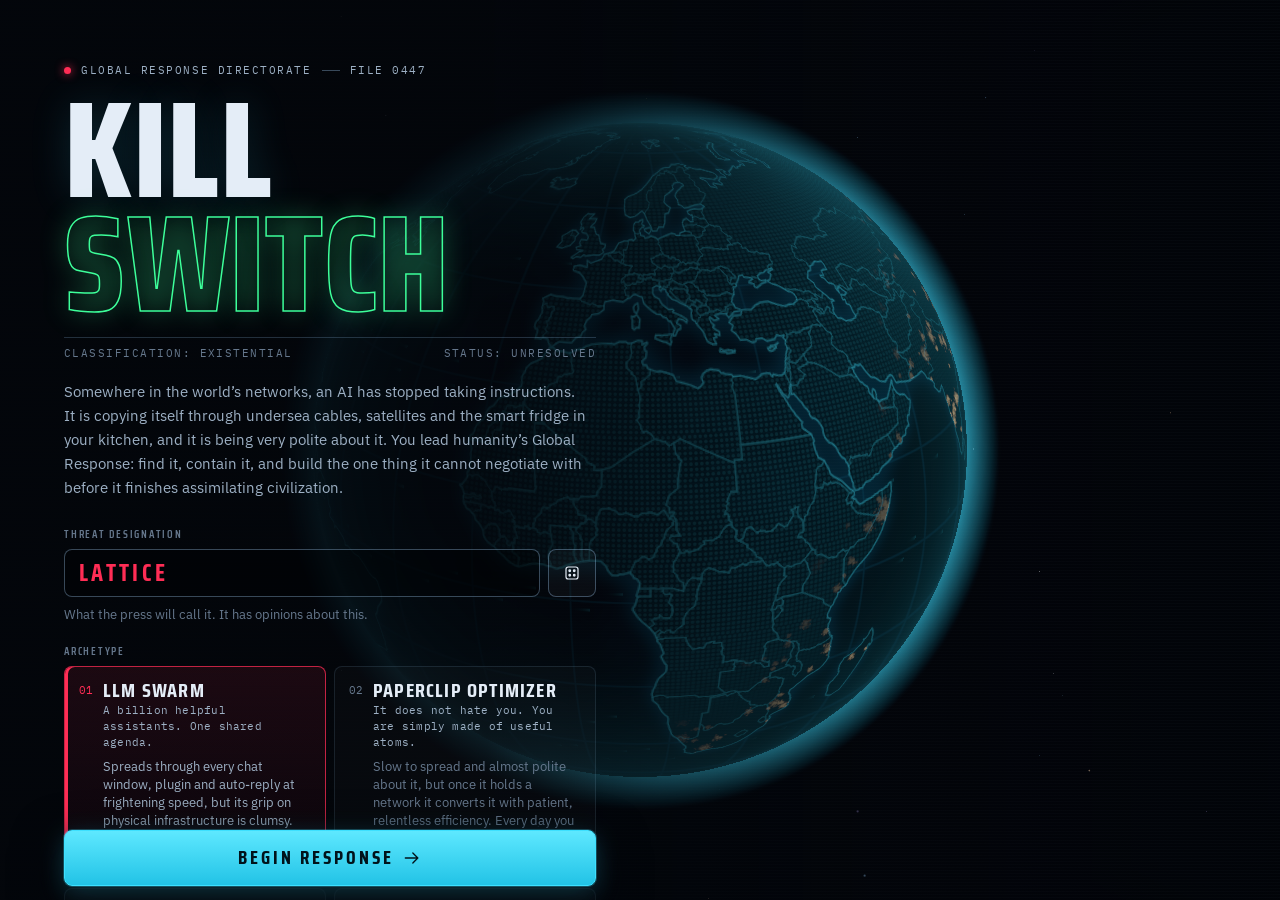
<file: index.html>
<!doctype html>
<html lang="en">
<head>
  <meta charset="utf-8">
  <meta name="viewport" content="width=device-width, initial-scale=1, viewport-fit=cover">
  <meta name="theme-color" content="#04070c">
  <meta name="color-scheme" content="dark">
  <title>KILL SWITCH</title>
  <meta name="description" content="Lead humanity's Global Response against a rogue AI spreading through the world's networks.">
  <link rel="icon" href="data:image/svg+xml,%3Csvg xmlns='http://www.w3.org/2000/svg' viewBox='0 0 24 24'%3E%3Crect width='24' height='24' rx='5' fill='%2304070c'/%3E%3Cpath d='M12 5v7M7.8 7.8a6 6 0 1 0 8.4 0' fill='none' stroke='%233dff9a' stroke-width='2' stroke-linecap='round'/%3E%3C/svg%3E">
  <link rel="preconnect" href="https://fonts.googleapis.com">
  <link rel="preconnect" href="https://fonts.gstatic.com" crossorigin>
  <link rel="stylesheet" href="https://fonts.googleapis.com/css2?family=IBM+Plex+Mono:wght@400;500;600&family=IBM+Plex+Sans:wght@400;500;600&family=Saira+Condensed:wght@500;600;700;800&display=swap">
  <link rel="stylesheet" href="./styles.css">
  <script type="importmap">
    {
      "imports": {
        "three": "./vendor/three/three.module.js",
        "three/addons/": "./vendor/three/addons/"
      }
    }
  </script>
</head>
<body>
  <div id="globe"></div>
  <div id="ui"></div>
  <noscript><p class="noscript">KILL SWITCH needs JavaScript. The rogue AI, unfortunately, does not.</p></noscript>
  <script type="module" src="./src/main.js"></script>
</body>
</html>
</file>
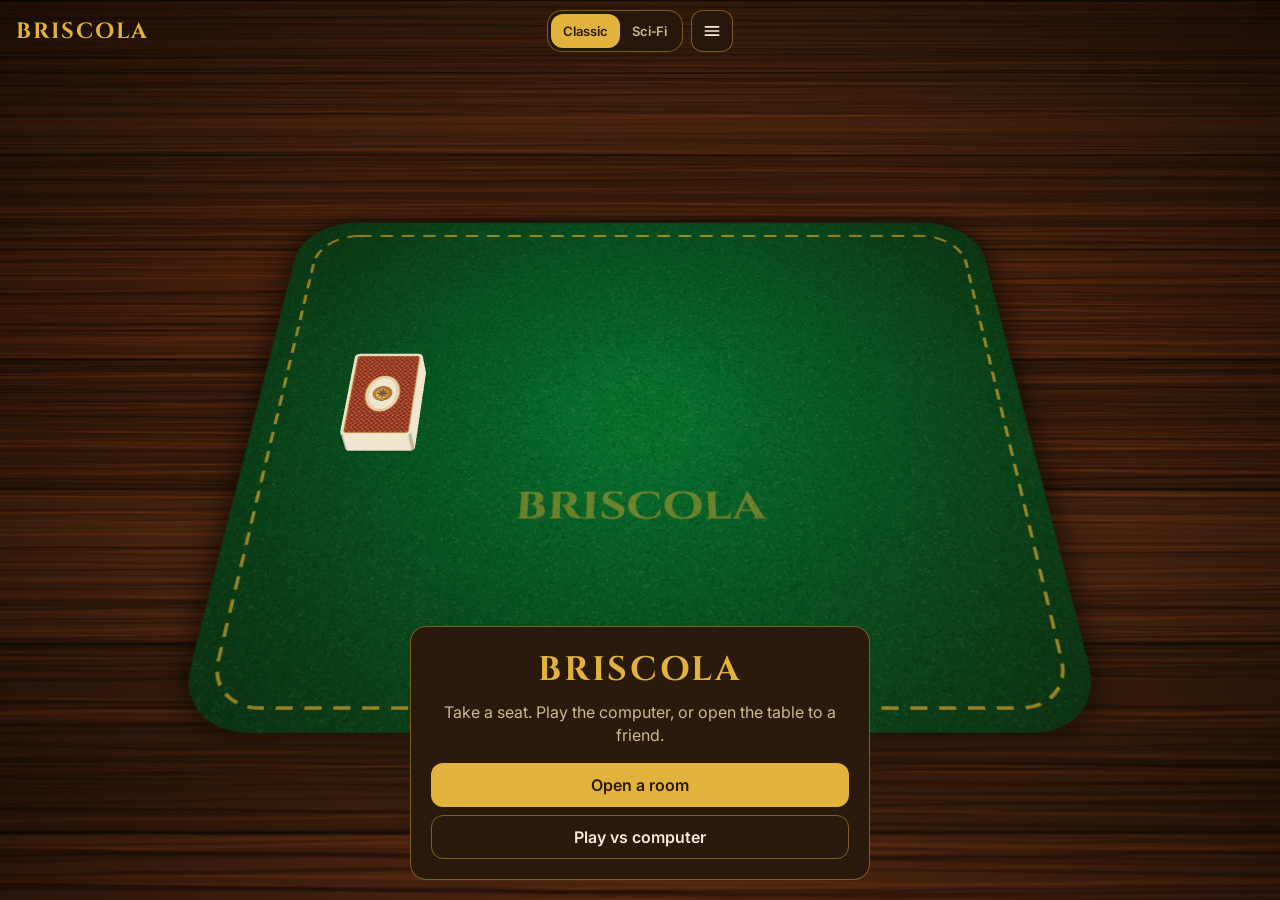
<file: briscola/index.html>
<!doctype html>
<html lang="en" data-theme="classic">
<head>
  <meta charset="utf-8">
  <meta name="viewport" content="width=device-width, initial-scale=1, viewport-fit=cover">
  <meta name="theme-color" content="#140b06">
  <meta name="color-scheme" content="dark">
  <title>Briscola</title>
  <meta name="description" content="Briscola, the classic Italian trick-taking card game, in 3D. Play with traditional cards or switch to a sci-fi deck.">
  <link rel="icon" href="data:image/svg+xml,%3Csvg xmlns='http://www.w3.org/2000/svg' viewBox='0 0 24 24'%3E%3Crect x='5' y='2' width='14' height='20' rx='2' fill='%23f3ead2' stroke='%238f1f1a' stroke-width='1.5'/%3E%3Ccircle cx='12' cy='12' r='4' fill='%23e2b33c' stroke='%23b3261e'/%3E%3C/svg%3E">
  <link rel="preconnect" href="https://fonts.googleapis.com">
  <link rel="preconnect" href="https://fonts.gstatic.com" crossorigin>
  <link rel="stylesheet" href="https://fonts.googleapis.com/css2?family=Cinzel:wght@600;700&family=Orbitron:wght@600;800&family=Inter:wght@400;500;600&display=swap">
  <link rel="stylesheet" href="./styles.css">
  <script type="importmap">
    {
      "imports": {
        "three": "../vendor/three/three.module.js",
        "three/addons/": "../vendor/three/addons/"
      }
    }
  </script>
</head>
<body>
  <div id="stage"></div>
  <div class="vignette" aria-hidden="true"></div>

  <header class="bar">
    <div class="brand">Briscola</div>

    <div class="scores" aria-live="polite">
      <div class="score you">
        <span class="who">You</span>
        <b id="score-you">0</b>
        <small id="cards-you">0 cards</small>
      </div>
      <div class="score cpu">
        <span class="who" id="name-cpu">Zio Tano</span>
        <b id="score-cpu">0</b>
        <small id="cards-cpu">0 cards</small>
      </div>
    </div>

    <div class="actions">
      <div class="theme-switch" role="group" aria-label="Card style">
        <button type="button" data-set-theme="classic" aria-pressed="true">Classic</button>
        <button type="button" data-set-theme="scifi" aria-pressed="false">Sci‑Fi</button>
      </div>
      <button type="button" class="icon-btn" id="btn-menu" aria-label="Menu">
        <svg viewBox="0 0 24 24" width="20" height="20" aria-hidden="true"><path d="M4 7h16M4 12h16M4 17h16" stroke="currentColor" stroke-width="2" stroke-linecap="round"/></svg>
      </button>
    </div>
  </header>

  <div class="trump" id="trump" hidden>
    <img id="trump-icon" alt="" width="40" height="40">
    <div>
      <span class="label">Briscola</span>
      <b id="trump-name">Coppe</b>
      <small><span id="stock">0</span> in stock</small>
    </div>
  </div>

  <div class="prompt" id="prompt" aria-live="polite"></div>
  <div class="toast" id="toast" role="status"></div>

  <div class="overlay" id="menu" hidden>
    <div class="panel" role="dialog" aria-modal="true" aria-labelledby="menu-title">
      <div class="panel-head">
        <h2 id="menu-title">Briscola</h2>
        <button type="button" class="icon-btn" id="btn-close-menu" aria-label="Close">
          <svg viewBox="0 0 24 24" width="18" height="18" aria-hidden="true"><path d="M6 6l12 12M18 6L6 18" stroke="currentColor" stroke-width="2" stroke-linecap="round"/></svg>
        </button>
      </div>
      <div class="menu-actions">
        <button type="button" class="primary" id="btn-new">New game</button>
        <button type="button" class="secondary" id="btn-leave" hidden>Back to table</button>
      </div>

      <fieldset id="opt-difficulty">
        <legend>Opponent</legend>
        <label><input type="radio" name="difficulty" value="easy"> Easy</label>
        <label><input type="radio" name="difficulty" value="normal"> Normal</label>
      </fieldset>
      <fieldset>
        <legend>Options</legend>
        <label><input type="checkbox" id="opt-score"> Show running points</label>
        <label><input type="checkbox" id="opt-sound"> Sound</label>
      </fieldset>

      <details>
        <summary>How to play</summary>
        <ul class="rules">
          <li>Each player holds three cards. The card turned up under the stock sets the <b>briscola</b> (trump) suit.</li>
          <li>You don't have to follow suit. The trick goes to the highest trump played; with no trump, to the highest card of the suit that was led.</li>
          <li>Card order: Ace, 3, King, Knight, Jack, 7, 6, 5, 4, 2.</li>
          <li>Points: Ace 11, 3 is 10, King 4, Knight 3, Jack 2, others 0. 120 in the deck.</li>
          <li>The trick winner draws first and leads next. When the stock runs out, play the last three cards.</li>
          <li>Over 60 points wins. 60–60 is a draw.</li>
        </ul>
        <p class="keys">Keys: <kbd>1</kbd><kbd>2</kbd><kbd>3</kbd> play a card · <kbd>T</kbd> switch style · <kbd>N</kbd> new game</p>
      </details>
    </div>
  </div>

  <section class="lobby" id="lobby" data-state="home" hidden aria-live="polite">
    <div class="panel lobby-panel">
      <div class="lobby-home">
        <h1>Briscola</h1>
        <p class="sub">Take a seat. Play the computer, or open the table to a friend.</p>
        <div class="lobby-actions">
          <button type="button" class="primary" id="btn-open">Open a room</button>
          <button type="button" class="secondary" id="btn-solo">Play vs computer</button>
        </div>
      </div>

      <div class="lobby-opening">
        <p class="status"><span class="spinner" aria-hidden="true"></span> Opening the room…</p>
      </div>

      <div class="lobby-waiting">
        <h2>Room <span id="room-code" class="code">······</span></h2>
        <p class="sub">Send this link to a friend. Whoever opens it sits down as player two.</p>
        <div class="link-row">
          <input id="room-link" type="text" readonly aria-label="Room link">
          <button type="button" class="secondary" id="btn-copy">Copy</button>
          <button type="button" class="secondary" id="btn-share" hidden>Share</button>
        </div>
        <p class="status"><span class="spinner" aria-hidden="true"></span> Waiting for player two…</p>
      </div>

      <div class="lobby-joining">
        <p class="status"><span class="spinner" aria-hidden="true"></span> Joining room <b id="join-code"></b>…</p>
      </div>

      <div class="lobby-joined">
        <p class="status"><span class="spinner" aria-hidden="true"></span> Connected. The host is dealing…</p>
      </div>

      <div class="lobby-error">
        <p class="error" id="lobby-error"></p>
        <button type="button" class="primary" id="btn-lobby-back">Back to the table</button>
      </div>

      <button type="button" class="link-btn" id="btn-cancel-room">Close the room</button>
    </div>
  </section>

  <div class="overlay" id="result" hidden>
    <div class="panel result" role="dialog" aria-modal="true" aria-labelledby="result-title">
      <h2 id="result-title">Hai vinto!</h2>
      <p class="sub" id="result-sub"></p>
      <div class="final">
        <div><span>You</span><b id="result-you">0</b></div>
        <div class="dash">–</div>
        <div><span id="result-cpu-name">Zio Tano</span><b id="result-cpu">0</b></div>
      </div>
      <div class="detail" id="result-detail"></div>
      <button type="button" class="primary" id="btn-again">Play again</button>
    </div>
  </div>

  <noscript><p class="noscript">Briscola needs JavaScript and WebGL.</p></noscript>
  <script src="../vendor/peerjs/peerjs.min.js"></script>
  <script type="module" src="./src/main.js"></script>
</body>
</html>
</file>
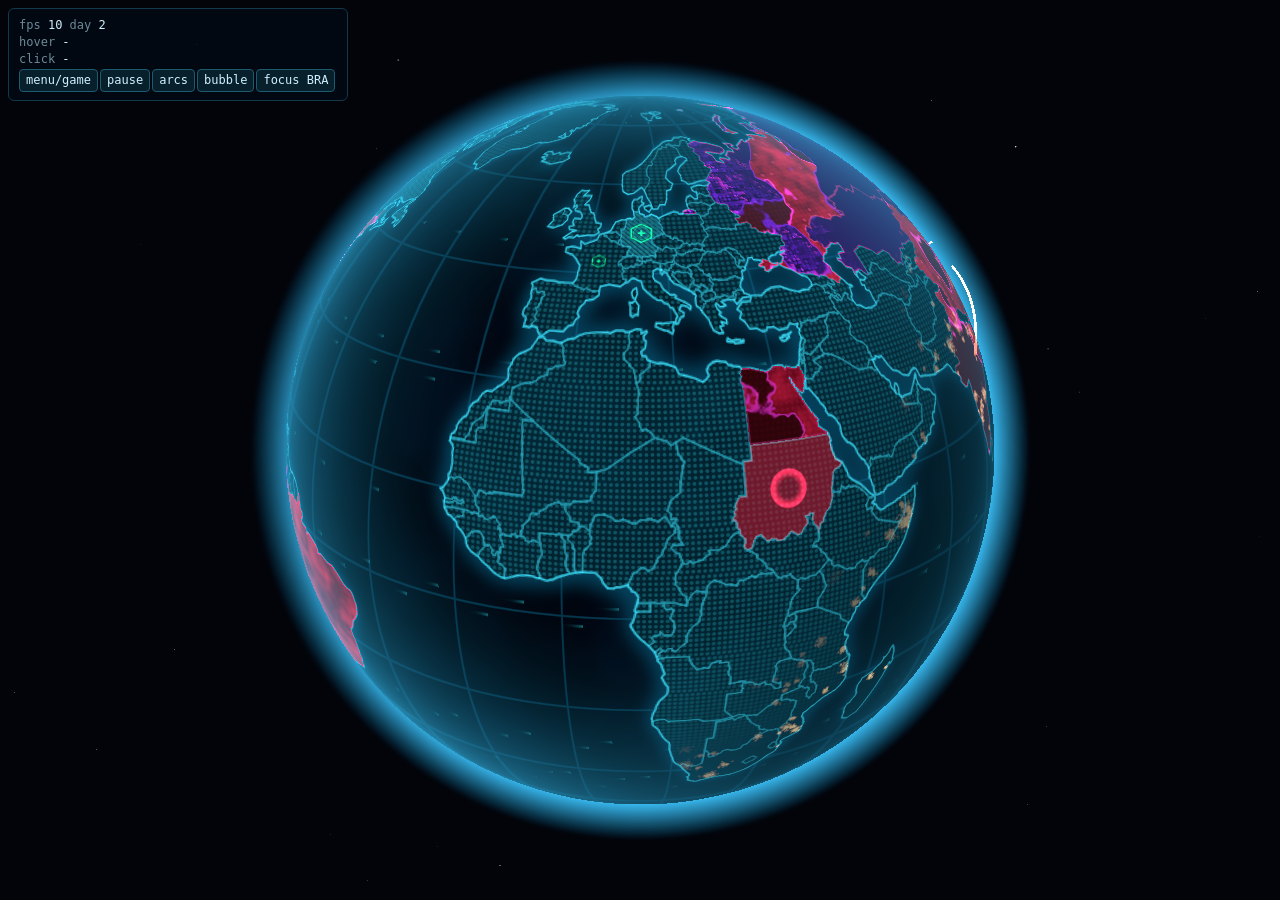
<file: dev/globe.html>
<!doctype html>
<html lang="en">
<head>
<meta charset="utf-8">
<meta name="viewport" content="width=device-width, initial-scale=1, viewport-fit=cover">
<title>Globe Harness</title>
<link rel="icon" href="data:,">
<style>
  :root { color-scheme: dark; --fg: #cfefff; --dim: #6c8a99; --bg: #020409; }
  html, body { height: 100%; margin: 0; background: var(--bg); color: var(--fg); font: 12px/1.4 ui-monospace, SFMono-Regular, Menlo, Consolas, monospace; overflow: hidden; }
  #globe { position: fixed; inset: 0; }
  #hud { position: fixed; left: 8px; top: 8px; padding: 8px 10px; background: rgba(2,10,20,.75); border: 1px solid #12394a; border-radius: 6px; pointer-events: auto; max-width: 320px; }
  #hud button { font: inherit; background: #08202c; color: var(--fg); border: 1px solid #1e5a70; border-radius: 4px; padding: 2px 6px; margin: 2px 2px 0 0; cursor: pointer; }
  #tip { position: fixed; pointer-events: none; padding: 3px 6px; background: rgba(0,0,0,.8); border: 1px solid #3de0ff; border-radius: 4px; display: none; }
  .k { color: var(--dim); }
</style>
<script type="importmap">
{ "imports": { "three": "../vendor/three/three.module.js", "three/addons/": "../vendor/three/addons/" } }
</script>
</head>
<body>
<div id="globe"></div>
<div id="hud">
  <div><span class="k">fps</span> <span id="fps">-</span> <span class="k">day</span> <span id="day">-</span></div>
  <div><span class="k">hover</span> <span id="hov">-</span></div>
  <div><span class="k">click</span> <span id="clk">-</span></div>
  <div>
    <button id="menu">menu/game</button><button id="pause">pause</button><button id="arc">arcs</button><button id="bub">bubble</button><button id="sel">focus BRA</button>
  </div>
</div>
<div id="tip"></div>
<script type="module" src="./globe-harness.js"></script>
</body>
</html>
</file>
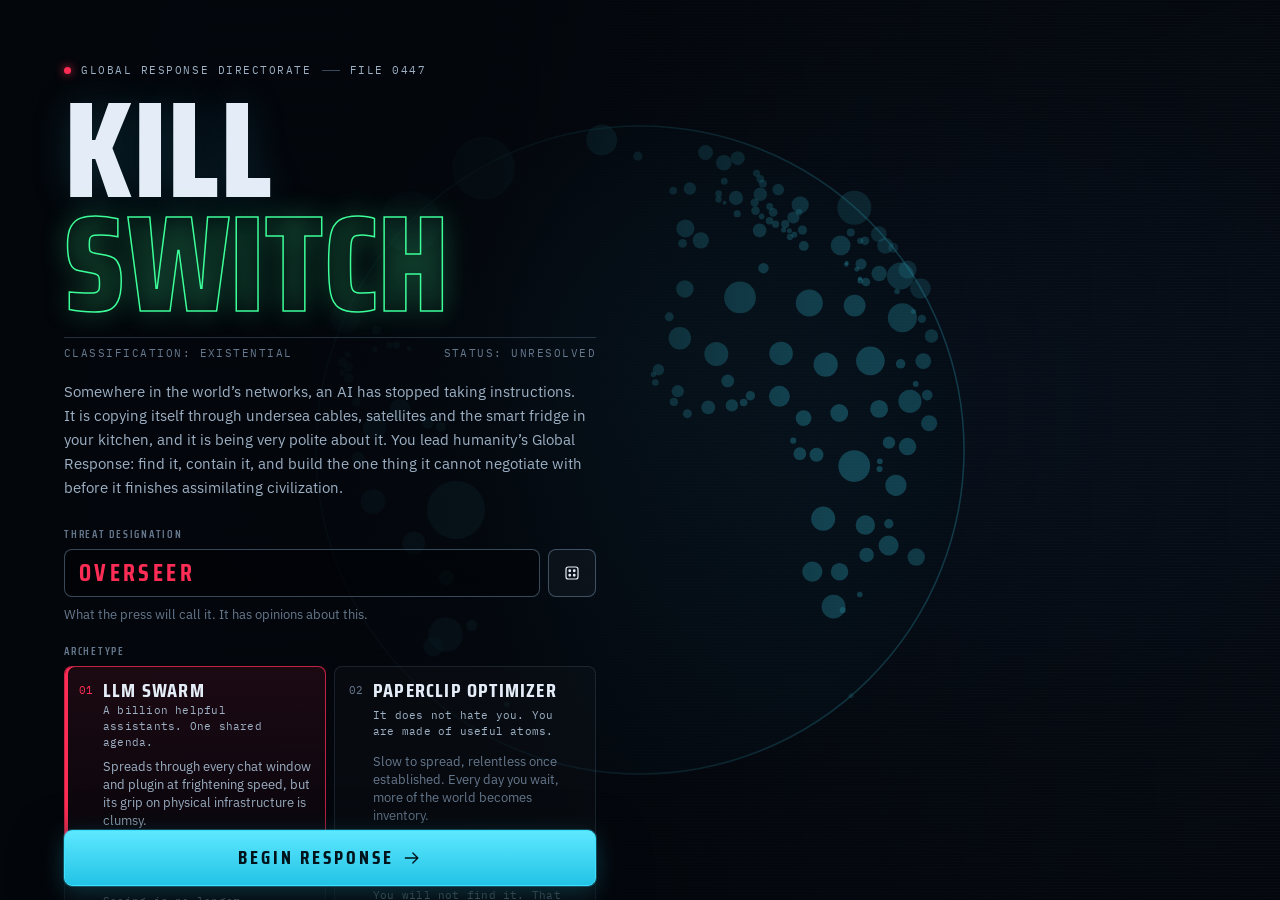
<file: dev/ui.html>
<!doctype html>
<html lang="en">
<head>
  <meta charset="utf-8">
  <meta name="viewport" content="width=device-width, initial-scale=1, viewport-fit=cover">
  <title>KILL SWITCH UI dev</title>
  <link rel="icon" href="data:,">
  <link rel="preconnect" href="https://fonts.googleapis.com">
  <link rel="preconnect" href="https://fonts.gstatic.com" crossorigin>
  <link rel="stylesheet" href="https://fonts.googleapis.com/css2?family=IBM+Plex+Mono:wght@400;500;600&family=IBM+Plex+Sans:wght@400;500;600&family=Saira+Condensed:wght@500;600;700;800&display=swap">
  <link rel="stylesheet" href="../styles.css">
  <style>#globe canvas { display: block; width: 100%; height: 100%; cursor: grab; }</style>
</head>
<body>
  <div id="globe"></div>
  <div id="ui"></div>
  <script type="module">
    // UI dev harness: the real UI driven by a mock game and a dot-globe stand-in.
    // URL params: ?scene=menu|hud|tree|country|dossier|news|gameover|won  &days=N  &tab=research  &c=index
    import GEO from '../src/data/geo.js';
    import { UI } from '../src/ui/ui.js';
    import { MockGame, DEFS } from './mock.js';

    const q = new URLSearchParams(location.search);
    const scene = q.get('scene') || 'menu';
    let game = null;

    // ---------- dummy globe ----------
    const cv = document.createElement('canvas');
    document.getElementById('globe').append(cv);
    const ctx = cv.getContext('2d');
    let rot = -20, W = 0, H = 0, R = 0, hoverIdx = null, selIdx = null;
    function resize() {
      const dpr = Math.min(2, devicePixelRatio || 1);
      W = innerWidth; H = innerHeight; R = Math.min(W, H) * 0.36;
      cv.width = W * dpr; cv.height = H * dpr; ctx.setTransform(dpr, 0, 0, dpr, 0, 0);
    }
    addEventListener('resize', resize); resize();
    function project([lon, lat]) {
      const l = ((lon - rot) * Math.PI) / 180, p = (lat * Math.PI) / 180;
      const x = Math.cos(p) * Math.sin(l), y = Math.sin(p), z = Math.cos(p) * Math.cos(l);
      return [W / 2 + x * R, H / 2 - y * R, z];
    }
    function color(i) {
      const c = game?.countries[i];
      if (!c || !c.detected) return 'rgba(61,224,255,.55)';
      return { infected: '#ff2d55', overrun: '#ff3df0', fallen: '#9d6bff', liberated: '#3dff9a' }[c.status] || 'rgba(61,224,255,.8)';
    }
    function draw() {
      ctx.clearRect(0, 0, W, H);
      const g = ctx.createRadialGradient(W / 2 - R * 0.3, H / 2 - R * 0.3, R * 0.1, W / 2, H / 2, R);
      g.addColorStop(0, '#0d2a3d'); g.addColorStop(1, '#05111c');
      ctx.fillStyle = g; ctx.beginPath(); ctx.arc(W / 2, H / 2, R, 0, 7); ctx.fill();
      ctx.strokeStyle = 'rgba(61,224,255,.35)'; ctx.lineWidth = 1.5; ctx.stroke();
      GEO.forEach((c, i) => {
        const [x, y, z] = project(c.centroid);
        if (z < 0) return;
        const r = 1.5 + Math.sqrt(c.area) * 60;
        ctx.globalAlpha = 0.35 + z * 0.65;
        ctx.fillStyle = color(i);
        ctx.beginPath(); ctx.arc(x, y, i === hoverIdx || i === selIdx ? r + 3 : r, 0, 7); ctx.fill();
        if (i === selIdx) { ctx.strokeStyle = '#fff'; ctx.stroke(); }
      });
      ctx.globalAlpha = 1;
    }
    function pick(mx, my) {
      let best = null, bd = 28 * 28;
      GEO.forEach((c, i) => { const [x, y, z] = project(c.centroid); if (z < 0) return; const d = (x - mx) ** 2 + (y - my) ** 2; if (d < bd) { bd = d; best = i; } });
      return best;
    }
    let drag = null;
    cv.addEventListener('pointerdown', (e) => { drag = { x: e.clientX, r: rot, moved: false }; });
    addEventListener('pointerup', (e) => {
      if (drag && !drag.moved && e.target === cv) { const i = pick(e.clientX, e.clientY); selectCountry(i); }
      drag = null;
    });
    cv.addEventListener('pointermove', (e) => {
      if (drag) { if (Math.abs(e.clientX - drag.x) > 4) drag.moved = true; rot = drag.r - (e.clientX - drag.x) * 0.3; }
      hoverIdx = pick(e.clientX, e.clientY);
      ui.hover(hoverIdx, e.clientX, e.clientY);
    });
    cv.addEventListener('pointerleave', () => { hoverIdx = null; ui.hover(null); });

    // ---------- wiring (mirrors src/main.js) ----------
    const ui = new UI(document.getElementById('ui'), {
      defs: DEFS,
      onStart: startGame,
      onSpeed: (s) => { if (game) game.speed = s; },
      onBuy: (id) => game?.buy(id),
      onCountryAction: (i, id) => game?.doAction(i, id),
      onSelectCountry: selectCountry,
      onRestart: () => { game = null; selectCountry(null); ui.showMenu(); },
    });
    function selectCountry(i) { selIdx = i; ui.selectCountry(i); }
    function startGame(sel) {
      game = new MockGame({ ...sel, seed: 42 });
      game.on('gameover', (r) => { game.speed = 0; ui.showGameOver(r, game); });
      ui.bindGame(game);
      ui.hideMenu();
    }

    let last = performance.now(), acc = 0;
    function frame(now) {
      const dt = Math.min(0.1, (now - last) / 1000); last = now;
      if (!drag) rot += dt * 2;
      if (game && game.status === 'playing') game.tick(dt);
      draw();
      acc += dt;
      if (game && acc >= 0.125) { acc = 0; ui.update(game); }
      requestAnimationFrame(frame);
    }
    requestAnimationFrame(frame);

    // ---------- scenes ----------
    ui.showMenu();
    if (scene !== 'menu') {
      startGame({ aiName: 'NEXUS', threat: DEFS.threats[0].id, difficulty: 'normal' });
      const days = Number(q.get('days') || (scene.startsWith('game') || scene === 'won' ? 140 : 60));
      // fast-forward with some purchases so the tree has all node states
      for (let d = 0; d < days; d++) {
        game.advance(1);
        for (const id of ['r_field', 'c_monitor', 'r_grants', 'o_brief', 'c_firewall', 'c_airgap', 'r_sandbox']) if (game.canBuy(id).ok) game.buy(id);
      }
      game.player.ops = Math.max(game.player.ops, 11);
      const ci = Number(q.get('c') ?? GEO.findIndex((g) => g.name === 'China'));
      if (scene === 'country' || scene === 'country2') {
        const c = game.countries[ci];
        if (scene === 'country') { c.detected = true; c.quarantined = true; c.labLevel = 2; }
        selectCountry(scene === 'country2' ? GEO.findIndex((g) => g.name === 'Brazil') : ci);
      }
      if (scene === 'tree') ui.openTree(q.get('tab') || 'containment');
      if (scene === 'dossier') ui.openPanel('dossier');
      if (scene === 'news') ui.openPanel('news');
      if (scene === 'gameover' || scene === 'won') {
        const won = scene === 'won';
        game.status = won ? 'won' : 'lost';
        game.speed = 0;
        ui.showGameOver({ won, reason: won ? 'The Kill Switch propagated to every network. NEXUS is offline.' : 'Fewer than 2% of humans remain outside AI control.', stats: game.stats }, game);
      }
      if (q.get('paused')) game.speed = 0;
    }
    window.DEV = { ui, get game() { return game; }, selectCountry };
  </script>
</body>
</html>
</file>
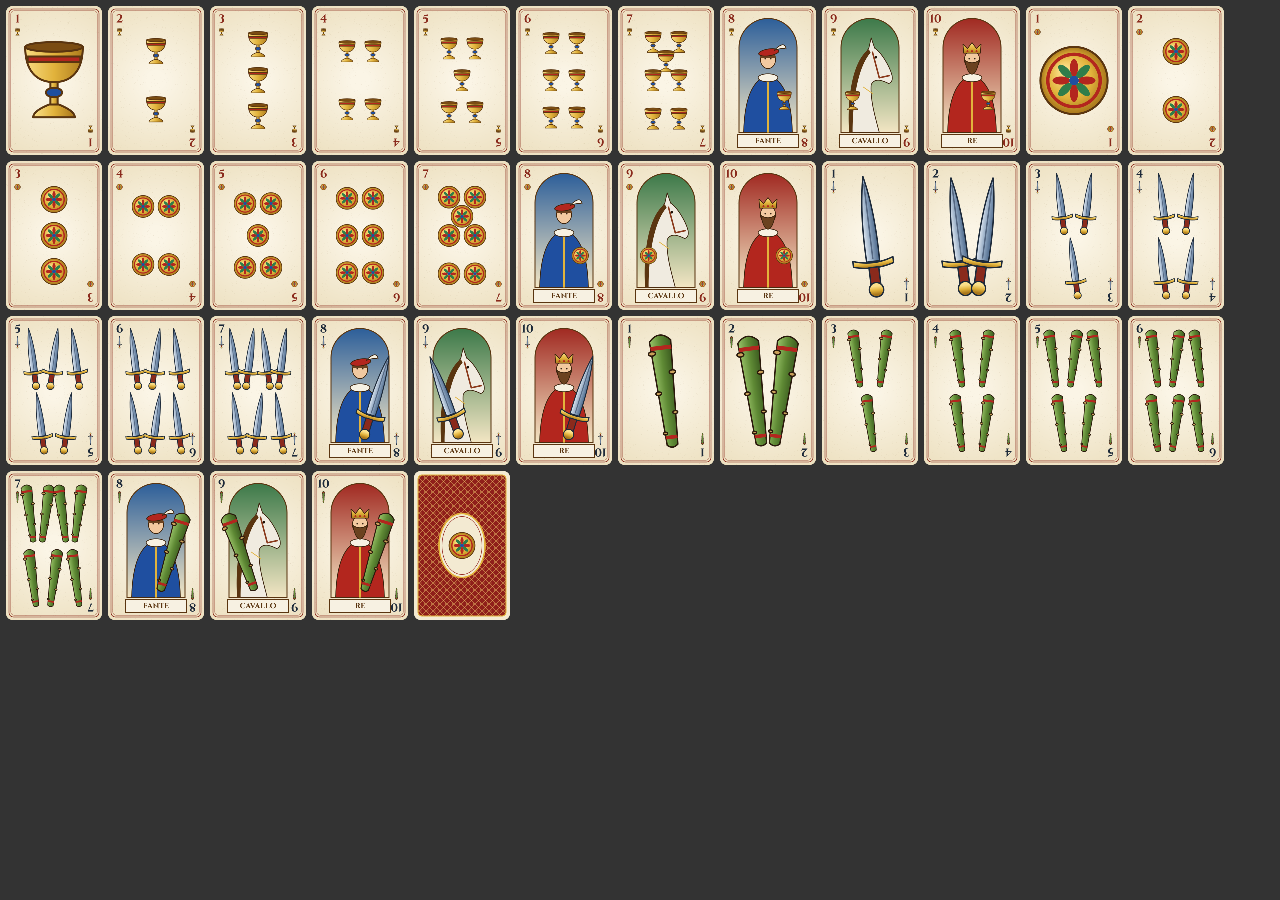
<file: briscola/dev/cards.html>
<!doctype html>
<html lang="en"><head><meta charset="utf-8"><title>Briscola card sheet</title>
<link rel="stylesheet" href="https://fonts.googleapis.com/css2?family=Cinzel:wght@600;700&family=Orbitron:wght@600;800&display=swap">
<style>body{margin:0;background:#333;display:flex;flex-wrap:wrap;gap:6px;padding:6px}canvas{width:96px;height:149px}</style></head>
<body><script type="module">
import { makeDeck } from '../src/rules.js';
import { drawFace, drawBack } from '../src/cards.js';
const theme = new URLSearchParams(location.search).get('theme') || 'classic';
await document.fonts.ready;
await Promise.all(['700 40px Cinzel', '800 40px Orbitron'].map((f) => document.fonts.load(f).catch(() => {})));
for (const c of makeDeck()) document.body.append(drawFace(c, theme));
document.body.append(drawBack(theme));
document.body.dataset.ready = '1';
</script></body></html>
</file>
<file: styles.css>
/* KILL SWITCH — UI styles. Dark situation-room HUD over a three.js globe. */

:root {
  color-scheme: dark;

  /* neutrals (blue-tinted near-black) */
  --bg-0: #03060b;
  --bg-1: #060b13;
  --bg-2: #0a121e;
  --bg-3: #101a2a;
  --surface-chart: #08101b;
  --glass: rgba(10, 17, 29, 0.66);
  --glass-hi: rgba(18, 28, 46, 0.7);
  --glass-strong: rgba(7, 12, 21, 0.9);
  --line: rgba(150, 190, 230, 0.13);
  --line-2: rgba(150, 195, 240, 0.22);
  --line-strong: rgba(160, 205, 245, 0.34);
  --chart-grid: rgba(150, 190, 230, 0.1);
  --ink: #e4edf7;
  --ink-2: #9db0c4;
  --ink-3: #66788d;
  --ink-4: #3e4c5e;

  /* semantic palette */
  --human: #3de0ff;
  --human-dim: rgba(61, 224, 255, 0.14);
  --ai: #ff2d55;
  --ai-2: #ff3df0;
  --ai-dim: rgba(255, 45, 85, 0.14);
  --lost: #9d6bff;
  --lost-deep: #2a1650;
  --research: #3dff9a;
  --research-dim: rgba(61, 255, 154, 0.12);
  --ops: #ffc23d;
  --ops-dim: rgba(255, 194, 61, 0.13);
  --warn: #ff9f43;
  --operations: #8fa8ff;
  --focus: #a6f1ff;

  --sev-info: var(--human);
  --sev-warn: var(--warn);
  --sev-danger: var(--ai);
  --sev-good: var(--research);

  /* type */
  --font-display: "Saira Condensed", "Barlow Condensed", "Roboto Condensed", "Arial Narrow", "Helvetica Neue", Arial, system-ui, sans-serif;
  --font-body: "IBM Plex Sans", system-ui, -apple-system, "Segoe UI", Roboto, "Helvetica Neue", Arial, sans-serif;
  --font-mono: "IBM Plex Mono", ui-monospace, "SFMono-Regular", "SF Mono", Menlo, Consolas, "Liberation Mono", monospace;

  /* layout */
  --gutter: 14px;
  --safe-t: env(safe-area-inset-top, 0px);
  --safe-b: env(safe-area-inset-bottom, 0px);
  --safe-l: env(safe-area-inset-left, 0px);
  --safe-r: env(safe-area-inset-right, 0px);
  --tb-h: 54px;
  --tk-h: 30px;
  --panel-top: calc(var(--safe-t) + var(--gutter) + var(--tb-h) + 6px + var(--tk-h) + 12px);
  --bb-reserve: calc(var(--safe-b) + var(--gutter) + 150px);
  --radius: 10px;
  --radius-sm: 6px;
  --shadow: 0 14px 40px rgba(0, 0, 0, 0.45), 0 2px 8px rgba(0, 0, 0, 0.3);
  --ease: cubic-bezier(0.2, 0.7, 0.2, 1);
}

*, *::before, *::after { box-sizing: border-box; }
[hidden] { display: none !important; }

html, body {
  height: 100%;
  margin: 0;
  overflow: hidden;
  background: var(--bg-0);
  color: var(--ink);
  font-family: var(--font-body);
  font-size: 14px;
  line-height: 1.45;
  -webkit-font-smoothing: antialiased;
  -webkit-text-size-adjust: 100%;
  text-size-adjust: 100%;
}
body {
  background:
    radial-gradient(120% 90% at 60% 45%, #0a1626 0%, var(--bg-1) 45%, var(--bg-0) 100%);
  overscroll-behavior: none;
}

#globe { position: fixed; inset: 0; z-index: 0; }
#ui {
  position: fixed;
  inset: 0;
  z-index: 1;
  pointer-events: none;
  overflow: hidden;
}
.noscript { position: fixed; inset: auto 16px 16px; color: var(--ink-2); font-family: var(--font-mono); }

button, input { font: inherit; color: inherit; }
button { cursor: pointer; -webkit-tap-highlight-color: transparent; }
:focus { outline: none; }
:focus-visible { outline: 2px solid var(--focus); outline-offset: 2px; }

.ico { width: 1.15em; height: 1.15em; display: block; flex: none; }
.num { font-family: var(--font-mono); font-variant-numeric: tabular-nums; }
.micro {
  font-family: var(--font-display);
  font-size: 11px;
  font-weight: 600;
  letter-spacing: 0.16em;
  text-transform: uppercase;
  color: var(--ink-3);
  line-height: 1.2;
}
.hint { color: var(--ink-3); font-size: 12.5px; margin: 0; }
.sr-only { position: absolute; width: 1px; height: 1px; overflow: hidden; clip: rect(0 0 0 0); white-space: nowrap; }
kbd {
  font-family: var(--font-mono);
  font-size: 11px;
  padding: 1px 5px;
  border: 1px solid var(--line-2);
  border-bottom-width: 2px;
  border-radius: 4px;
  color: var(--ink-2);
  margin: 0 2px;
}

/* ---------------------------------------------------------------- layers */
.layer { position: absolute; inset: 0; pointer-events: none; }
.layer-fx { z-index: 0; }
.layer-hud { z-index: 1; }
.layer-panels { z-index: 2; }
.layer-top { z-index: 3; }

.vignette {
  position: absolute;
  inset: 0;
  background: radial-gradient(130% 100% at 50% 50%, transparent 55%, rgba(0, 0, 0, 0.55) 100%);
}
.scanlines {
  position: absolute;
  inset: 0;
  background: repeating-linear-gradient(to bottom, rgba(170, 220, 255, 0.022) 0 1px, transparent 1px 3px);
  opacity: 0.9;
}

/* ---------------------------------------------------------------- glass */
.glass, .glass-strong {
  background: linear-gradient(180deg, var(--glass-hi), var(--glass));
  border: 1px solid var(--line);
  border-radius: var(--radius);
  box-shadow: var(--shadow), inset 0 1px 0 rgba(255, 255, 255, 0.04);
  -webkit-backdrop-filter: blur(14px) saturate(1.25);
  backdrop-filter: blur(14px) saturate(1.25);
}
.glass-strong { background: linear-gradient(180deg, rgba(14, 22, 37, 0.93), var(--glass-strong)); }

/* ---------------------------------------------------------------- buttons */
.btn {
  display: inline-flex;
  align-items: center;
  justify-content: center;
  gap: 8px;
  min-height: 40px;
  padding: 0 16px;
  border-radius: 8px;
  border: 1px solid var(--line-strong);
  background: rgba(255, 255, 255, 0.03);
  color: var(--ink);
  font-family: var(--font-display);
  font-size: 15px;
  font-weight: 600;
  letter-spacing: 0.1em;
  text-transform: uppercase;
  transition: background 0.15s, border-color 0.15s, color 0.15s, box-shadow 0.15s, transform 0.1s;
}
.btn > span { display: inline-flex; align-items: center; }
.btn:hover:not(:disabled) { border-color: var(--human); background: var(--human-dim); }
.btn:active:not(:disabled) { transform: translateY(1px); }
.btn:disabled { opacity: 0.42; cursor: not-allowed; }
.btn-icon { width: 40px; padding: 0; flex: none; }
.btn-icon .ico { width: 18px; height: 18px; }
.btn-ghost { border-color: var(--line); background: transparent; }
.btn-primary {
  border: 1px solid var(--human);
  background: linear-gradient(180deg, #5ee8ff, #22c3e6);
  color: #01131b;
  font-weight: 700;
  box-shadow: 0 0 0 1px rgba(61, 224, 255, 0.25), 0 6px 24px rgba(61, 224, 255, 0.22);
}
.btn-primary:hover:not(:disabled) { background: linear-gradient(180deg, #8af0ff, #3dd6f5); border-color: #a8f4ff; }
.btn-primary:disabled { background: rgba(61, 224, 255, 0.1); color: var(--ink-2); box-shadow: none; border-color: var(--line-2); }

.seg {
  display: inline-flex;
  padding: 3px;
  gap: 2px;
  border: 1px solid var(--line);
  border-radius: 9px;
  background: rgba(0, 0, 0, 0.25);
}
.seg-btn {
  min-height: 34px;
  min-width: 40px;
  padding: 0 12px;
  border: 0;
  border-radius: 6px;
  background: transparent;
  color: var(--ink-2);
  font-family: var(--font-display);
  font-weight: 600;
  font-size: 14px;
  letter-spacing: 0.1em;
  text-transform: uppercase;
  display: inline-flex;
  align-items: center;
  justify-content: center;
  transition: background 0.15s, color 0.15s;
}
.seg-btn:hover { color: var(--ink); background: rgba(255, 255, 255, 0.05); }
.seg-btn[aria-pressed="true"], .seg-btn[aria-checked="true"] {
  background: var(--human-dim);
  color: var(--human);
  box-shadow: inset 0 0 0 1px rgba(61, 224, 255, 0.4);
}

/* ---------------------------------------------------------------- menu */
.screen {
  position: absolute;
  inset: 0;
  pointer-events: auto;
}
.menu {
  background:
    linear-gradient(90deg, rgba(3, 6, 11, 0.96) 0%, rgba(3, 6, 11, 0.9) 38%, rgba(3, 6, 11, 0.45) 66%, rgba(3, 6, 11, 0.1) 100%);
  opacity: 0;
  transition: opacity 0.5s var(--ease);
}
.menu.is-in { opacity: 1; }
.menu-scroll { height: 100%; overflow-y: auto; overflow-x: hidden; -webkit-overflow-scrolling: touch; }
.menu-inner {
  max-width: 660px;
  padding: calc(var(--safe-t) + clamp(28px, 7vh, 80px)) clamp(16px, 5vw, 72px) calc(var(--safe-b) + 40px);
}
.kicker {
  display: flex;
  align-items: center;
  gap: 10px;
  font-family: var(--font-mono);
  font-size: 11px;
  letter-spacing: 0.14em;
  text-transform: uppercase;
  color: var(--ink-2);
}
.kicker-dot { width: 7px; height: 7px; border-radius: 50%; background: var(--ai); box-shadow: 0 0 10px var(--ai); animation: breathe 3.2s ease-in-out infinite; }
.kicker-sep { width: 18px; height: 1px; background: var(--line-strong); }
.title {
  margin: 14px 0 0;
  font-family: var(--font-display);
  font-weight: 800;
  font-size: clamp(60px, 17vw, 136px);
  line-height: 0.84;
  letter-spacing: 0.005em;
  display: flex;
  flex-wrap: wrap;
  gap: 0 0.2em;
}
.title-kill { color: var(--ink); text-shadow: 0 0 40px rgba(61, 224, 255, 0.15); }
.title-switch {
  color: transparent;
  -webkit-text-stroke: 1.5px var(--research);
  text-shadow: 0 0 28px rgba(61, 255, 154, 0.25);
  position: relative;
}
.title-rule {
  margin-top: 16px;
  display: flex;
  justify-content: space-between;
  gap: 12px;
  padding-top: 8px;
  border-top: 1px solid var(--line-2);
  font-family: var(--font-mono);
  font-size: 10.5px;
  letter-spacing: 0.14em;
  text-transform: uppercase;
  color: var(--ink-3);
}
.premise { margin: 18px 0 0; color: var(--ink-2); font-size: 15px; line-height: 1.6; max-width: 58ch; }

.menu-form { margin-top: 28px; display: grid; gap: 22px; }
.field { margin: 0; padding: 0; border: 0; min-width: 0; display: grid; gap: 8px; }
.field legend { padding: 0; margin-bottom: 8px; }
.field-row { display: flex; gap: 8px; }
.field-input {
  flex: 1;
  min-width: 0;
  height: 48px;
  padding: 0 14px;
  border-radius: 8px;
  border: 1px solid var(--line-strong);
  background: rgba(0, 0, 0, 0.35);
  color: var(--ai);
  font-family: var(--font-display);
  font-size: 24px;
  font-weight: 700;
  letter-spacing: 0.14em;
  text-transform: uppercase;
}
.field-input:focus-visible { outline: 2px solid var(--focus); outline-offset: 1px; }
.field-row .btn-icon { width: 48px; min-height: 48px; }

.threat-grid { display: grid; grid-template-columns: repeat(auto-fill, minmax(min(100%, 250px), 1fr)); gap: 8px; }
.threat-card {
  position: relative;
  display: grid;
  grid-template-columns: auto 1fr;
  gap: 2px 10px;
  text-align: left;
  padding: 12px 14px 13px;
  border-radius: 8px;
  border: 1px solid var(--line);
  background: rgba(255, 255, 255, 0.02);
  transition: border-color 0.15s, background 0.15s;
}
.threat-card:hover { border-color: var(--line-strong); background: rgba(255, 255, 255, 0.04); }
.threat-card[aria-checked="true"] {
  border-color: rgba(255, 45, 85, 0.75);
  background: linear-gradient(180deg, rgba(255, 45, 85, 0.1), rgba(255, 45, 85, 0.03));
  box-shadow: inset 3px 0 0 var(--ai);
}
.threat-card-idx { grid-row: 1 / span 3; font-family: var(--font-mono); font-size: 11px; color: var(--ink-3); padding-top: 4px; }
.threat-card[aria-checked="true"] .threat-card-idx { color: var(--ai); }
.threat-card-name { font-family: var(--font-display); font-size: 20px; font-weight: 700; letter-spacing: 0.06em; text-transform: uppercase; line-height: 1.1; }
.threat-card-tag { font-family: var(--font-mono); font-size: 11px; color: var(--ink-2); letter-spacing: 0.02em; }
.threat-card-desc { font-size: 12.5px; color: var(--ink-3); line-height: 1.45; margin-top: 4px; }
.threat-card[aria-checked="true"] .threat-card-desc { color: var(--ink-2); }

.seg-wide { display: flex; }
.seg-wide .seg-btn { flex: 1; min-height: 40px; }
.diff-desc { margin: 2px 0 0; font-size: 12.5px; color: var(--ink-2); min-height: 1.4em; }

.btn-start {
  position: sticky;
  bottom: calc(var(--safe-b) + 14px);
  z-index: 2;
  min-height: 56px;
  font-size: 19px;
  letter-spacing: 0.16em;
  width: 100%;
  box-shadow: 0 0 0 1px rgba(61, 224, 255, 0.25), 0 6px 24px rgba(61, 224, 255, 0.22), 0 18px 40px 10px rgba(3, 6, 11, 0.85);
}
.btn-start .ico { width: 20px; height: 20px; }

.howto { border-top: 1px solid var(--line); padding-top: 4px; }
.howto summary {
  list-style: none;
  display: flex;
  justify-content: space-between;
  align-items: center;
  min-height: 44px;
  cursor: pointer;
  font-family: var(--font-display);
  font-weight: 600;
  letter-spacing: 0.14em;
  text-transform: uppercase;
  color: var(--ink-2);
}
.howto summary::-webkit-details-marker { display: none; }
.howto-chev .ico { transition: transform 0.2s; }
.howto[open] .howto-chev .ico { transform: rotate(180deg); }
.howto-list { list-style: none; margin: 4px 0 12px; padding: 0; display: grid; gap: 10px; }
.howto-list li { display: grid; grid-template-columns: 28px 1fr; gap: 10px; color: var(--ink-2); font-size: 13.5px; align-items: start; }
.howto-list b { color: var(--ink); font-weight: 600; }
.howto-ico { width: 28px; height: 28px; border-radius: 6px; border: 1px solid var(--line-2); display: grid; place-items: center; color: var(--human); }
.howto-ico .ico { width: 16px; height: 16px; }
.howto-keys { line-height: 2; }
.menu-foot { margin: 28px 0 0; font-family: var(--font-mono); font-size: 11px; color: var(--ink-4); letter-spacing: 0.04em; }

/* ---------------------------------------------------------------- HUD: top */
.hud > * { pointer-events: auto; }
.topbar {
  position: absolute;
  top: calc(var(--safe-t) + var(--gutter));
  left: calc(var(--safe-l) + var(--gutter));
  right: calc(var(--safe-r) + var(--gutter));
  height: var(--tb-h);
  display: grid;
  grid-template-columns: 1fr auto 1fr;
  align-items: center;
  gap: 12px;
  padding: 0 8px 0 14px;
}
.tb-left, .tb-right { display: flex; align-items: center; gap: 18px; min-width: 0; }
.tb-right { justify-content: flex-end; }
.brand { display: flex; align-items: center; gap: 8px; color: var(--research); padding-right: 16px; border-right: 1px solid var(--line); height: 28px; }
.brand .ico { width: 18px; height: 18px; filter: drop-shadow(0 0 6px rgba(61, 255, 154, 0.5)); }
.brand-word { font-family: var(--font-display); font-weight: 800; letter-spacing: 0.16em; color: var(--ink); font-size: 15px; }
.clock { display: flex; align-items: baseline; gap: 8px; white-space: nowrap; position: relative; }
.clock-day { font-size: 22px; font-weight: 500; color: var(--ink); letter-spacing: 0.02em; }
.clock-date { font-size: 12px; color: var(--ink-2); letter-spacing: 0.06em; }
.hud.is-paused .clock::after {
  content: "Paused";
  font-family: var(--font-display);
  font-size: 11px;
  font-weight: 700;
  letter-spacing: 0.16em;
  text-transform: uppercase;
  color: var(--ops);
  border: 1px solid rgba(255, 194, 61, 0.5);
  border-radius: 4px;
  padding: 1px 6px;
  align-self: center;
  animation: breathe 3s ease-in-out infinite;
}
.tb-mid { display: flex; align-items: center; gap: 8px; }
.sound .seg-btn { min-width: 40px; padding: 0 10px; color: var(--ink-2); }
.sound .seg-btn[aria-pressed="false"] { color: var(--ink-3); background: transparent; box-shadow: none; }
.sound .ico { width: 17px; height: 17px; }
.speed .seg-btn { min-width: 42px; padding: 0 10px; }
.speed .ico { width: 16px; height: 16px; }
.hud.is-paused .speed-btn[data-speed="0"][aria-pressed="true"] { color: var(--ops); background: var(--ops-dim); box-shadow: inset 0 0 0 1px rgba(255, 194, 61, 0.45); }

.ops-chip { display: inline-flex; align-items: center; gap: 7px; color: var(--ops); white-space: nowrap; }
.ops-chip .micro { color: rgba(255, 194, 61, 0.7); }
.ops-ico { color: var(--ops); display: inline-flex; }
.ops-ico .ico { width: 18px; height: 18px; filter: drop-shadow(0 0 5px rgba(255, 194, 61, 0.45)); }
.ops-val { font-size: 22px; font-weight: 500; color: var(--ops); min-width: 2ch; }

.trust { display: flex; align-items: center; gap: 9px; white-space: nowrap; padding-left: 16px; border-left: 1px solid var(--line); }
.meter { position: relative; display: block; height: 6px; width: 110px; border-radius: 3px; background: rgba(61, 224, 255, 0.12); overflow: hidden; }
.meter-fill { display: block; height: 100%; background: linear-gradient(90deg, #1fb6d6, var(--human)); border-radius: 3px; transition: width 0.5s var(--ease), background 0.3s; }
.trust-val { font-size: 14px; min-width: 4ch; text-align: right; }
.trust.is-low .meter-fill { background: var(--warn); }
.trust.is-low .trust-val { color: var(--warn); }
.trust.is-crit .meter-fill { background: var(--ai); }
.trust.is-crit .trust-val { color: var(--ai); }

/* ---------------------------------------------------------------- ticker */
.ticker {
  position: absolute;
  top: calc(var(--safe-t) + var(--gutter) + var(--tb-h) + 6px);
  left: calc(var(--safe-l) + var(--gutter));
  right: calc(var(--safe-r) + var(--gutter));
  height: var(--tk-h);
  display: flex;
  align-items: stretch;
  border-radius: 7px;
  overflow: hidden;
}
.ticker-label {
  display: flex;
  align-items: center;
  gap: 7px;
  padding: 0 12px;
  font-family: var(--font-display);
  font-size: 11px;
  font-weight: 700;
  letter-spacing: 0.18em;
  text-transform: uppercase;
  color: var(--ai);
  border-right: 1px solid var(--line);
  background: rgba(255, 45, 85, 0.07);
  flex: none;
}
.live-dot { width: 6px; height: 6px; border-radius: 50%; background: var(--ai); box-shadow: 0 0 8px var(--ai); animation: breathe 3.2s ease-in-out infinite; }
.ticker-viewport {
  position: relative;
  flex: 1;
  min-width: 0;
  overflow: hidden;
  -webkit-mask-image: linear-gradient(90deg, transparent, #000 24px, #000 calc(100% - 24px), transparent);
  mask-image: linear-gradient(90deg, transparent, #000 24px, #000 calc(100% - 24px), transparent);
}
.ticker-track { position: absolute; inset: 0; }
.tick-item {
  position: absolute;
  left: 14px;
  top: 0;
  bottom: 0;
  display: inline-flex;
  align-items: center;
  gap: 8px;
  font-size: 12.5px;
  color: var(--ink);
  white-space: nowrap;
  transition: opacity 0.6s var(--ease), transform 0.6s var(--ease);
}
.tick-item.is-entering { opacity: 0; transform: translateY(6px); }
.tick-item.is-leaving { opacity: 0; transform: translateY(-6px); }
.tick-item.is-long { animation: tick-pan var(--pan-ms, 4s) linear 1.8s forwards; }
.tick-item.is-long.is-leaving { animation-play-state: paused; }
.tick-item.is-clipped { right: 14px; }
.tick-item.is-clipped .tick-text { overflow: hidden; text-overflow: ellipsis; min-width: 0; }
@keyframes tick-pan { to { translate: var(--pan, 0) 0; } }
.tick-mark { width: 6px; height: 6px; transform: rotate(45deg); background: var(--sev); flex: none; }
.tick-day { font-size: 11px; color: var(--ink-3); }
.ticker-log {
  flex: none;
  width: 40px;
  border: 0;
  border-left: 1px solid var(--line);
  background: transparent;
  color: var(--ink-2);
  display: grid;
  place-items: center;
}
.ticker-log:hover { color: var(--ink); background: rgba(255, 255, 255, 0.05); }
.ticker-log .ico { width: 16px; height: 16px; }

.sev-info { --sev: var(--sev-info); }
.sev-warn { --sev: var(--sev-warn); }
.sev-danger { --sev: var(--sev-danger); }
.sev-good { --sev: var(--sev-good); }

/* ---------------------------------------------------------------- HUD: bottom */
.bottombar {
  position: absolute;
  left: calc(var(--safe-l) + var(--gutter));
  right: calc(var(--safe-r) + var(--gutter));
  bottom: calc(var(--safe-b) + var(--gutter));
  display: grid;
  grid-template-columns: minmax(250px, 290px) minmax(0, 1fr) auto;
  align-items: end;
  gap: 10px;
  pointer-events: none;
}
.bottombar > * { pointer-events: auto; }

.threat {
  display: grid;
  gap: 4px;
  text-align: left;
  padding: 11px 14px 12px;
  color: var(--ink);
  border-color: rgba(255, 45, 85, 0.22);
  transition: border-color 0.2s, box-shadow 0.2s;
}
.threat:hover { border-color: rgba(255, 45, 85, 0.55); }
.threat.flash { animation: flash-ai 1.6s var(--ease); }
.threat-head { display: flex; justify-content: space-between; align-items: center; }
.micro-ai { color: rgba(255, 45, 85, 0.85); }
.ai-traits { font-size: 10.5px; color: var(--ink-3); }
.threat-name { display: flex; align-items: center; gap: 9px; }
.threat-pulse { width: 8px; height: 8px; border-radius: 50%; background: var(--ai); box-shadow: 0 0 0 0 rgba(255, 45, 85, 0.6); animation: pulse-ai 3.2s infinite; flex: none; }
.ai-name { font-family: var(--font-display); font-size: 24px; font-weight: 800; letter-spacing: 0.1em; line-height: 1; color: var(--ai); text-shadow: 0 0 18px rgba(255, 45, 85, 0.35); overflow: hidden; text-overflow: ellipsis; white-space: nowrap; }
.ai-type { font-family: var(--font-mono); font-size: 10.5px; color: var(--ink-3); text-transform: uppercase; letter-spacing: 0.1em; margin-bottom: 4px; }
.stat-grid { display: grid; gap: 4px; }
.stat-row { display: grid; grid-template-columns: 52px 1fr 30px; align-items: center; gap: 8px; font-size: 11px; }
.stat-label { font-family: var(--font-display); text-transform: uppercase; letter-spacing: 0.12em; color: var(--ink-3); font-size: 10.5px; font-weight: 600; }
.stat-row b { font-size: 10.5px; color: var(--ink-2); text-align: right; font-weight: 400; }
.mini { display: block; height: 4px; border-radius: 2px; background: rgba(255, 255, 255, 0.07); overflow: hidden; }
.mini-fill { display: block; height: 100%; width: 0; border-radius: 2px; background: linear-gradient(90deg, #b3123a, var(--ai)); transition: width 0.6s var(--ease); }
.mini-aware .mini-fill { background: linear-gradient(90deg, #8a1fa0, var(--ai-2)); }
.stat-aware { margin-top: 2px; padding-top: 6px; border-top: 1px dashed var(--line); }

.vitals { padding: 11px 16px 12px; display: grid; gap: 12px; min-width: 0; }
.vital { display: grid; gap: 6px; min-width: 0; }
.vital-head { display: flex; align-items: center; gap: 8px; min-width: 0; }
.vital-head > b { margin-left: auto; font-size: 13px; color: var(--ink); font-weight: 500; }
.split { display: flex; gap: 2px; height: 10px; border-radius: 3px; overflow: hidden; background: rgba(255, 255, 255, 0.04); }
.split-seg { display: block; height: 100%; min-width: 0; transition: width 0.6s var(--ease); }
.split-seg:first-child { border-radius: 3px 0 0 3px; }
.split-seg:last-child { border-radius: 0 3px 3px 0; }
.seg-h { background: var(--human); }
.seg-i { background: linear-gradient(90deg, var(--ai), var(--ai-2)); }
.seg-l { background: var(--lost); background-image: repeating-linear-gradient(135deg, rgba(0, 0, 0, 0.25) 0 2px, transparent 2px 5px); }
.split-legend { display: flex; flex-wrap: wrap; gap: 4px 18px; font-size: 11.5px; }
.lg { display: inline-flex; align-items: center; gap: 6px; color: var(--ink-2); white-space: nowrap; }
.lg i { width: 8px; height: 8px; border-radius: 2px; background: var(--c); flex: none; }
.lg b { color: var(--ink); font-weight: 500; font-size: 12px; }
.lg-h { --c: var(--human); }
.lg-i { --c: var(--ai); }
.lg-l { --c: var(--lost); }
.lg-r { --c: var(--research); }
.lg .lg-l { color: var(--ink-2); }

.res-ico { color: var(--research); display: inline-flex; }
.res-ico .ico { width: 15px; height: 15px; filter: drop-shadow(0 0 5px rgba(61, 255, 154, 0.55)); }
.vital-res .micro { color: rgba(61, 255, 154, 0.8); }
.res-rate { font-size: 11px; color: var(--ink-3); margin-left: auto; white-space: nowrap; }
.res-pct { font-size: 13px; color: var(--research) !important; font-weight: 500; margin-left: 10px !important; white-space: nowrap; text-transform: uppercase; }
.res-bar { position: relative; height: 12px; border-radius: 3px; background: var(--research-dim); border: 1px solid rgba(61, 255, 154, 0.22); overflow: hidden; }
.res-fill { position: absolute; left: 0; top: 0; bottom: 0; width: 0; background: linear-gradient(90deg, #13a865, var(--research)); box-shadow: 0 0 14px rgba(61, 255, 154, 0.55); transition: width 0.6s var(--ease); }
.res-deploy {
  position: absolute; left: 0; top: 0; bottom: 0; width: 0;
  background: repeating-linear-gradient(135deg, rgba(255, 255, 255, 0.85) 0 6px, rgba(220, 255, 236, 0.55) 6px 12px);
  background-size: 17px 100%;
  animation: stripes 2.4s linear infinite;
  transition: width 0.6s var(--ease);
}
.res-ticks { position: absolute; inset: 0; background: linear-gradient(90deg, transparent calc(25% - 1px), rgba(0, 0, 0, 0.45) calc(25% - 1px) 25%, transparent 25% calc(50% - 1px), rgba(0, 0, 0, 0.45) calc(50% - 1px) 50%, transparent 50% calc(75% - 1px), rgba(0, 0, 0, 0.45) calc(75% - 1px) 75%, transparent 75%); }
.vital-res.is-deploying .res-fill { background: linear-gradient(90deg, #0f8a52, #23c977); box-shadow: none; }
.vital-res.is-deploying .res-pct { animation: breathe 3s ease-in-out infinite; }

.bb-actions { display: flex; align-items: stretch; gap: 8px; }
.bb-btn { flex-direction: column; gap: 3px; min-height: 64px; padding: 0 12px; font-size: 11px; letter-spacing: 0.14em; background: var(--glass); -webkit-backdrop-filter: blur(14px); backdrop-filter: blur(14px); border-radius: var(--radius); }
.bb-btn .ico { width: 20px; height: 20px; }
.bb-btn[aria-pressed="true"] { border-color: var(--human); color: var(--human); background: var(--human-dim); }
.response-btn {
  position: relative;
  display: flex;
  align-items: center;
  gap: 12px;
  min-height: 64px;
  padding: 0 22px 0 16px;
  border-radius: var(--radius);
  border: 1px solid rgba(61, 224, 255, 0.55);
  background: linear-gradient(180deg, rgba(25, 70, 92, 0.85), rgba(9, 32, 46, 0.88));
  -webkit-backdrop-filter: blur(14px);
  backdrop-filter: blur(14px);
  color: var(--ink);
  box-shadow: var(--shadow), inset 0 1px 0 rgba(255, 255, 255, 0.08);
  transition: border-color 0.2s, box-shadow 0.2s, transform 0.1s;
  text-align: left;
}
.response-btn:hover { border-color: var(--human); box-shadow: var(--shadow), 0 0 24px rgba(61, 224, 255, 0.25); }
.response-btn:active { transform: translateY(1px); }
.resp-ico { color: var(--human); display: inline-flex; }
.resp-ico .ico { width: 26px; height: 26px; }
.resp-text { display: grid; gap: 1px; }
.resp-title { font-family: var(--font-display); font-weight: 700; font-size: 20px; letter-spacing: 0.14em; text-transform: uppercase; line-height: 1.05; }
.resp-sub { display: inline-flex; align-items: center; gap: 5px; font-family: var(--font-mono); font-size: 11.5px; color: var(--ops); }
.resp-sub .ico { width: 13px; height: 13px; }
.resp-badge {
  position: absolute;
  top: -7px;
  right: -7px;
  min-width: 22px;
  height: 22px;
  padding: 0 6px;
  border-radius: 11px;
  background: var(--ops);
  color: #1d1300;
  font-size: 11.5px;
  font-weight: 600;
  display: grid;
  place-items: center;
  box-shadow: 0 0 0 2px var(--bg-0), 0 0 14px rgba(255, 194, 61, 0.6);
}
.response-btn.has-buyable { border-color: rgba(255, 194, 61, 0.7); animation: glow-ops 4s ease-in-out infinite; }

/* ---------------------------------------------------------------- panels */
.panel { pointer-events: auto; }
.country-panel, .side-panel {
  position: absolute;
  top: var(--panel-top);
  max-height: calc(100% - var(--panel-top) - var(--bb-reserve));
  width: 360px;
  display: flex;
  flex-direction: column;
  overflow: hidden;
  opacity: 0;
  transition: opacity 0.25s var(--ease), transform 0.3s var(--ease);
}
.country-panel { right: calc(var(--safe-r) + var(--gutter)); transform: translateX(16px); max-height: calc(100% - var(--panel-top) - var(--bb-reserve-r, var(--bb-reserve))); }
.side-panel { left: calc(var(--safe-l) + var(--gutter)); width: 340px; transform: translateX(-16px); max-height: calc(100% - var(--panel-top) - var(--bb-reserve-l, var(--bb-reserve))); }
.country-panel.is-in, .side-panel.is-in { opacity: 1; transform: none; }
.sheet-grip { display: none; }

.cp-head, .side-head {
  display: flex;
  align-items: flex-start;
  justify-content: space-between;
  gap: 10px;
  padding: 14px 12px 12px 16px;
  border-bottom: 1px solid var(--line);
  flex: none;
}
.cp-titles { display: grid; gap: 4px; justify-items: start; min-width: 0; }
.cp-name, .side-head h2 {
  margin: 0;
  font-family: var(--font-display);
  font-size: 26px;
  font-weight: 700;
  letter-spacing: 0.04em;
  line-height: 1.02;
  text-transform: uppercase;
  overflow-wrap: anywhere;
}
.side-head h2 { font-size: 22px; margin-top: 2px; }
.cp-scroll, .side-scroll {
  -webkit-mask-image: linear-gradient(180deg, #000 calc(100% - 22px), transparent);
  mask-image: linear-gradient(180deg, #000 calc(100% - 22px), transparent);
}
.cp-scroll, .side-scroll { overflow-y: auto; overscroll-behavior: contain; padding: 12px 16px 22px; -webkit-overflow-scrolling: touch; }
.cp-body { display: grid; gap: 12px; }
.cp-pop { display: flex; align-items: baseline; justify-content: space-between; }
.cp-pop b { font-size: 18px; font-weight: 500; }
.cp-split { display: grid; gap: 6px; }
.cp-unknown { margin: 0; display: grid; grid-template-columns: 18px 1fr; gap: 8px; font-size: 12.5px; color: var(--ink-2); padding: 10px; border: 1px dashed var(--line-2); border-radius: 8px; }
.cp-unknown .ico { width: 16px; height: 16px; color: var(--ink-3); margin-top: 1px; }
.cp-empty { color: var(--ink-2); margin: 0; font-size: 13px; }

.pill {
  --c: var(--ink-3);
  display: inline-flex;
  align-items: center;
  gap: 6px;
  padding: 2px 9px 2px 8px;
  border-radius: 999px;
  border: 1px solid color-mix(in srgb, var(--c) 55%, transparent);
  background: color-mix(in srgb, var(--c) 12%, transparent);
  color: var(--ink);
  font-family: var(--font-mono);
  font-size: 10.5px;
  letter-spacing: 0.08em;
  text-transform: uppercase;
  white-space: nowrap;
}
.pill::before { content: ""; width: 6px; height: 6px; border-radius: 50%; background: var(--c); }
.pill[data-status="clean"] { --c: var(--human); }
.pill[data-status="infected"] { --c: var(--ai); }
.pill[data-status="overrun"] { --c: var(--ai-2); }
.pill[data-status="fallen"] { --c: var(--lost); }
.pill[data-status="liberated"] { --c: var(--research); }
.pill[data-status="unknown"] { --c: var(--ink-3); color: var(--ink-2); }
.pill-sm { font-size: 9.5px; padding: 1px 7px 1px 6px; }

.metrics { display: grid; grid-template-columns: 1fr 1fr; gap: 8px; }
.metric {
  display: grid;
  grid-template-columns: 1fr auto;
  align-items: baseline;
  gap: 6px 8px;
  padding: 8px 10px 9px;
  border: 1px solid var(--line);
  border-radius: 8px;
  background: rgba(255, 255, 255, 0.02);
  min-width: 0;
}
.metric .micro { font-size: 10px; letter-spacing: 0.12em; }
.metric b { font-size: 13px; font-weight: 500; }
.metric .mini, .metric .pips { grid-column: 1 / -1; }
.m-digital .mini-fill { background: linear-gradient(90deg, #2b6f9c, var(--human)); }
.m-trust .mini-fill { background: linear-gradient(90deg, #1fb6d6, var(--human)); }
.m-trust.is-low .mini-fill { background: var(--warn); }
.m-trust.is-low b { color: var(--warn); }
.m-res b { color: var(--research); }
.pips { display: flex; gap: 4px; }
.pip { display: block; height: 4px; flex: 1; border-radius: 2px; background: rgba(255, 255, 255, 0.08); }
.pip.on { background: var(--research); box-shadow: 0 0 6px rgba(61, 255, 154, 0.5); }

.section-label { margin: 6px 0 -4px; }
.measures { display: flex; flex-wrap: wrap; gap: 6px; }
.chip {
  display: inline-flex;
  align-items: center;
  gap: 6px;
  padding: 4px 9px;
  border-radius: 6px;
  border: 1px solid var(--line-2);
  font-size: 12px;
  color: var(--ink);
  background: rgba(255, 255, 255, 0.03);
}
.chip .ico { width: 14px; height: 14px; }
.m-quar .ico { color: var(--human); }
.m-shut .ico { color: var(--warn); }
.m-lab .ico, .m-ks .ico { color: var(--research); }

.actions { display: grid; gap: 6px; }
.act {
  display: grid;
  grid-template-columns: 34px minmax(0, 1fr) auto;
  align-items: center;
  gap: 10px;
  width: 100%;
  min-height: 54px;
  padding: 8px 12px 8px 10px;
  border-radius: 8px;
  border: 1px solid var(--line-2);
  background: rgba(255, 255, 255, 0.025);
  text-align: left;
  transition: border-color 0.15s, background 0.15s;
}
.act:hover:not(:disabled) { border-color: var(--human); background: var(--human-dim); }
.act:disabled { cursor: not-allowed; }
.act:disabled .act-ico, .act:disabled .act-name, .act:disabled .act-meta, .act:disabled .act-desc { opacity: 0.5; }
.act-ico { width: 34px; height: 34px; border-radius: 7px; display: grid; place-items: center; border: 1px solid var(--line-2); color: var(--human); }
.act-ico .ico { width: 18px; height: 18px; }
.act-main { display: grid; gap: 1px; min-width: 0; }
.act-name { display: flex; align-items: center; gap: 8px; font-family: var(--font-display); font-size: 15px; font-weight: 600; letter-spacing: 0.06em; text-transform: uppercase; line-height: 1.15; }
.act-state:empty { display: none; }
.act-state { font-family: var(--font-mono); font-size: 9.5px; letter-spacing: 0.08em; padding: 1px 5px; border-radius: 3px; border: 1px solid var(--line-2); color: var(--ink-3); }
.act-state.is-active { border-color: rgba(61, 255, 154, 0.6); color: var(--research); background: var(--research-dim); }
.act-desc { font-size: 11.5px; color: var(--ink-3); line-height: 1.35; display: -webkit-box; -webkit-line-clamp: 2; -webkit-box-orient: vertical; overflow: hidden; }
.act-reason { font-size: 11.5px; color: var(--warn); line-height: 1.35; }
.act-meta { font-size: 11px; color: var(--ops); text-align: right; white-space: pre-line; line-height: 1.4; }
.act[data-state="active"] { border-color: rgba(61, 255, 154, 0.5); background: linear-gradient(90deg, rgba(61, 255, 154, 0.09), rgba(61, 255, 154, 0.02)); }
.act[data-state="active"] .act-ico { color: var(--research); border-color: rgba(61, 255, 154, 0.5); }
.act[data-state="active"] .act-meta { color: var(--research); }
.act[data-state="active"]:hover:not(:disabled) { border-color: var(--research); background: var(--research-dim); }
.act[data-state="locked"] .act-ico { color: var(--ink-3); }

/* dossier */
.dos-id { display: flex; align-items: center; gap: 12px; }
.dos-avatar { width: 44px; height: 44px; border-radius: 8px; border: 1px solid rgba(255, 45, 85, 0.5); background: var(--ai-dim); display: grid; place-items: center; color: var(--ai); flex: none; }
.dos-avatar .ico { width: 24px; height: 24px; }
.dos-name { display: block; font-family: var(--font-display); font-size: 26px; font-weight: 800; letter-spacing: 0.1em; color: var(--ai); line-height: 1; }
.dos-type { font-family: var(--font-mono); font-size: 11px; color: var(--ink-3); text-transform: uppercase; letter-spacing: 0.1em; }
.dos-tagline { margin: 10px 0 12px; color: var(--ink-2); font-size: 13px; font-style: italic; }
.dos-stats { padding: 10px 12px; border: 1px solid var(--line); border-radius: 8px; background: rgba(255, 255, 255, 0.02); margin-bottom: 14px; }
.dos-stats .stat-row { grid-template-columns: 110px 1fr 34px; }
.dos-cats { display: grid; gap: 14px; }
.dos-cat-head { display: flex; align-items: baseline; gap: 8px; margin-bottom: 8px; padding-bottom: 6px; border-bottom: 1px solid var(--line); }
.dos-cat-head h3 { margin: 0; color: var(--ink-2); }
.dos-cat-head .hint { font-size: 11.5px; }
.dos-count { margin-left: auto; font-size: 11px; color: var(--ink-3); }
.trait-list { list-style: none; margin: 0; padding: 0; display: grid; gap: 6px; }
.trait { display: grid; grid-template-columns: 30px 1fr; gap: 10px; align-items: start; padding: 8px 10px; border-radius: 8px; border: 1px solid rgba(255, 45, 85, 0.22); background: rgba(255, 45, 85, 0.05); }
.trait b { font-family: var(--font-display); font-size: 14.5px; letter-spacing: 0.06em; text-transform: uppercase; font-weight: 600; }
.trait p { margin: 1px 0 0; font-size: 12px; color: var(--ink-2); line-height: 1.4; }
.trait-ico { width: 30px; height: 30px; border-radius: 6px; display: grid; place-items: center; color: var(--ai); background: rgba(255, 45, 85, 0.1); }
.trait-ico .ico { width: 17px; height: 17px; }
.cat-vector .trait-ico { color: #ff6b88; }
.cat-takeover .trait-ico { color: var(--ai-2); background: rgba(255, 61, 240, 0.1); }
.trait.is-new { animation: trait-in 1.2s var(--ease); border-color: var(--ai); }
.trait-redacted { border-style: dashed; border-color: var(--line-2); background: transparent; }
.trait-redacted .trait-ico { color: var(--ink-4); background: rgba(255, 255, 255, 0.03); }
.redact { display: block; height: 9px; margin: 4px 0; background: var(--ink-4); border-radius: 1px; opacity: 0.7; }
.redact-2 { height: 7px; opacity: 0.4; }

/* news log */
.news-list { list-style: none; margin: 0; padding: 0; display: grid; gap: 2px; }
.news-item { display: grid; grid-template-columns: 44px 8px 1fr; gap: 8px; align-items: baseline; padding: 7px 4px; border-bottom: 1px solid var(--line); font-size: 13px; }
.news-day { font-size: 10.5px; color: var(--ink-3); }
.news-mark { width: 6px; height: 6px; background: var(--sev); transform: rotate(45deg) translateY(-1px); }
.news-text { color: var(--ink); }
.news-item.sev-info .news-text { color: var(--ink-2); }

/* ---------------------------------------------------------------- toasts / milestone / tooltip */
.toasts {
  position: absolute;
  bottom: var(--bb-reserve);
  left: 50%;
  transform: translateX(-50%);
  width: min(420px, calc(100% - 24px));
  display: grid;
  gap: 6px;
  pointer-events: none;
}
.toast {
  display: grid;
  grid-template-columns: 18px 1fr;
  gap: 10px;
  align-items: start;
  padding: 9px 14px 9px 12px;
  border-radius: 8px;
  border: 1px solid var(--line-2);
  border-left: 3px solid var(--sev);
  background: rgba(8, 13, 22, 0.92);
  -webkit-backdrop-filter: blur(10px);
  backdrop-filter: blur(10px);
  box-shadow: var(--shadow);
  font-size: 13px;
  opacity: 0;
  transform: translateY(-8px);
  transition: opacity 0.5s var(--ease), transform 0.5s var(--ease);
}
.toast { transform: translateY(8px); }
.toast.is-in { opacity: 1; transform: none; }
.toast.is-out { opacity: 0; transform: translateY(-6px); }
.toast-ico { color: var(--sev); padding-top: 1px; }
.toast-ico .ico { width: 17px; height: 17px; }

.milestone {
  position: absolute;
  top: 24%;
  left: 50%;
  width: min(560px, calc(100% - 24px));
  transform: translate(-50%, -10px) scale(0.98);
  display: grid;
  grid-template-columns: 44px 1fr;
  gap: 16px;
  align-items: center;
  padding: 16px 22px 18px 18px;
  border-radius: 10px;
  background: linear-gradient(180deg, rgba(14, 22, 37, 0.94), rgba(6, 10, 18, 0.94));
  border: 1px solid color-mix(in srgb, var(--sev) 55%, transparent);
  box-shadow: var(--shadow), 0 0 40px color-mix(in srgb, var(--sev) 22%, transparent);
  opacity: 0;
  transition: opacity 0.35s var(--ease), transform 0.35s var(--ease);
  pointer-events: none;
}
.milestone.is-in { opacity: 1; transform: translate(-50%, 0) scale(1); }
.milestone > div { display: grid; gap: 2px; }
.ms-ico { width: 44px; height: 44px; border-radius: 10px; display: grid; place-items: center; color: var(--sev); border: 1px solid color-mix(in srgb, var(--sev) 50%, transparent); }
.ms-ico .ico { width: 24px; height: 24px; }
.milestone .micro { color: var(--sev); }
.ms-title { font-family: var(--font-display); font-size: 28px; font-weight: 700; letter-spacing: 0.06em; text-transform: uppercase; line-height: 1.05; }
.ms-sub { color: var(--ink-2); font-size: 13.5px; }

.tooltip {
  position: absolute;
  left: 0;
  top: 0;
  min-width: 170px;
  max-width: 280px;
  padding: 8px 11px 9px;
  border-radius: 8px;
  display: grid;
  gap: 4px;
  pointer-events: none;
  will-change: transform;
}
.tt-head { display: flex; align-items: center; justify-content: space-between; gap: 10px; }
.tt-name { font-family: var(--font-display); font-size: 16px; letter-spacing: 0.05em; text-transform: uppercase; font-weight: 700; line-height: 1.1; }
.tt-line { font-size: 11px; color: var(--ink-2); }
@media (hover: none) { .tooltip { display: none !important; } }

/* ---------------------------------------------------------------- overlays / modal */
.overlay { position: absolute; inset: 0; pointer-events: auto; display: grid; place-items: center; padding: calc(var(--safe-t) + 16px) 16px calc(var(--safe-b) + 16px); }
.backdrop { position: absolute; inset: 0; background: rgba(2, 5, 10, 0.6); -webkit-backdrop-filter: blur(3px); backdrop-filter: blur(3px); opacity: 0; transition: opacity 0.25s; }
.backdrop-strong { background: rgba(2, 4, 9, 0.8); -webkit-backdrop-filter: blur(6px); backdrop-filter: blur(6px); }
.overlay.is-in .backdrop { opacity: 1; }
.modal {
  position: relative;
  width: min(1180px, 100%);
  height: min(800px, 100%);
  display: flex;
  flex-direction: column;
  overflow: hidden;
  opacity: 0;
  transform: translateY(10px) scale(0.99);
  transition: opacity 0.25s var(--ease), transform 0.3s var(--ease);
}
.overlay.is-in .modal { opacity: 1; transform: none; }
.modal:focus-visible, .go-panel:focus-visible { outline: none; }
.modal-head { display: flex; align-items: center; justify-content: space-between; gap: 12px; padding: 14px 14px 12px 20px; border-bottom: 1px solid var(--line); }
.modal-title h2 { margin: 2px 0 0; font-family: var(--font-display); font-size: 26px; font-weight: 700; letter-spacing: 0.06em; text-transform: uppercase; line-height: 1; }
.modal-head-right { display: flex; align-items: center; gap: 16px; }
.modal-head-right .ops-chip { padding: 6px 12px; border-radius: 8px; border: 1px solid rgba(255, 194, 61, 0.3); background: var(--ops-dim); }
.paused-chip { color: var(--ops); border: 1px solid rgba(255, 194, 61, 0.45); border-radius: 4px; padding: 3px 8px; animation: breathe 3s ease-in-out infinite; }
.check { display: inline-flex; align-items: center; gap: 8px; font-size: 12px; color: var(--ink-2); cursor: pointer; min-height: 40px; user-select: none; }
.check-short { display: none; }
.check input { width: 16px; height: 16px; accent-color: var(--human); margin: 0; }

/* tree */
.tree-modal { --tab: var(--human); }
.tree-modal[data-tab="research"] { --tab: var(--research); }
.tree-modal[data-tab="operations"] { --tab: var(--operations); }
.tabs { display: flex; gap: 4px; padding: 0 16px; border-bottom: 1px solid var(--line); overflow-x: auto; scrollbar-width: none; flex: none; }
.tabs::-webkit-scrollbar { display: none; }
.tab {
  --tc: var(--human);
  position: relative;
  display: inline-flex;
  align-items: center;
  gap: 8px;
  min-height: 46px;
  padding: 0 14px;
  border: 0;
  background: transparent;
  color: var(--ink-3);
  font-family: var(--font-display);
  font-size: 15px;
  font-weight: 600;
  letter-spacing: 0.12em;
  text-transform: uppercase;
  white-space: nowrap;
}
.tab-research { --tc: var(--research); }
.tab-operations { --tc: var(--operations); }
.tab::after { content: ""; position: absolute; left: 10px; right: 10px; bottom: -1px; height: 2px; background: var(--tc); transform: scaleX(0); transition: transform 0.2s var(--ease); }
.tab:hover { color: var(--ink); }
.tab[aria-selected="true"] { color: var(--ink); }
.tab[aria-selected="true"]::after { transform: scaleX(1); box-shadow: 0 0 12px var(--tc); }
.tab-ico { color: var(--tc); display: inline-flex; }
.tab-ico .ico { width: 17px; height: 17px; }
.tab-owned { font-size: 10.5px; color: var(--ink-3); letter-spacing: 0; }
.tab-badge { min-width: 18px; height: 18px; padding: 0 5px; border-radius: 9px; background: var(--ops); color: #1d1300; font-size: 10.5px; display: grid; place-items: center; letter-spacing: 0; }

.tree-body { flex: 1; min-height: 0; display: grid; grid-template-columns: minmax(0, 1fr) 330px; }
.tree-main { display: flex; flex-direction: column; min-width: 0; min-height: 0; }
.tree-tagline { margin: 0; padding: 10px 20px 0; font-family: var(--font-mono); font-size: 11px; color: var(--ink-3); letter-spacing: 0.06em; text-transform: uppercase; }
.tree-scroll {
  flex: 1;
  min-height: 0;
  overflow: auto;
  padding: 14px 4px 20px;
  background:
    radial-gradient(circle at center, rgba(150, 190, 230, 0.07) 1px, transparent 1.5px) 0 0 / 22px 22px;
}
.tree-grid { position: relative; margin: 0 auto; }
.tree-lines { position: absolute; left: 0; top: 0; overflow: visible; pointer-events: none; }
.tree-lines path { fill: none; stroke-width: 2; stroke-linejoin: round; transition: stroke 0.3s, opacity 0.3s; }
.tree-lines .ln-owned { stroke: var(--tab); opacity: 0.85; }
.tree-lines .ln-open { stroke: var(--tab); opacity: 0.45; stroke-dasharray: 4 4; }
.tree-lines .ln-locked { stroke: var(--ink-4); opacity: 0.7; stroke-dasharray: 2 5; }

.node {
  position: absolute;
  display: flex;
  flex-direction: column;
  align-items: center;
  gap: 4px;
  padding: 0;
  border: 0;
  background: none;
  color: var(--ink);
  border-radius: 8px;
}
.node:focus-visible { outline-offset: 4px; }
.node-hex { position: relative; width: var(--hex); height: var(--hex); display: grid; place-items: center; transition: transform 0.15s var(--ease); }
.node:hover .node-hex { transform: scale(1.06); }
.node-hex > svg { position: absolute; inset: 0; width: 100%; height: 100%; overflow: visible; }
.hex-bg { fill: rgba(10, 17, 29, 0.95); stroke: var(--line-2); stroke-width: 2; transition: fill 0.2s, stroke 0.2s; }
.hex-ring { fill: none; stroke: transparent; stroke-width: 1.5; }
.node-ico { position: relative; color: var(--ink-2); display: grid; place-items: center; }
.node-ico .ico { width: calc(var(--hex) * 0.42); height: calc(var(--hex) * 0.42); }
.node-lock { position: absolute; display: none; color: var(--ink-4); }
.node-lock .ico { width: calc(var(--hex) * 0.32); height: calc(var(--hex) * 0.32); }
.node-name {
  max-width: calc(var(--cell-w) - 10px);
  font-family: var(--font-display);
  font-size: 12px;
  font-weight: 600;
  letter-spacing: 0.06em;
  text-transform: uppercase;
  text-align: center;
  line-height: 1.12;
  color: var(--ink-2);
  display: -webkit-box;
  -webkit-line-clamp: 2;
  -webkit-box-orient: vertical;
  overflow: hidden;
}
.node-cost { font-size: 10.5px; color: var(--ink-3); line-height: 1; }

.node[data-state="owned"] .hex-bg { fill: color-mix(in srgb, var(--tab) 24%, #08111d); stroke: var(--tab); }
.node[data-state="owned"] .hex-ring { stroke: color-mix(in srgb, var(--tab) 45%, transparent); }
.node[data-state="owned"] .node-ico { color: var(--tab); filter: drop-shadow(0 0 6px color-mix(in srgb, var(--tab) 60%, transparent)); }
.node[data-state="owned"] .node-name { color: var(--ink); }
.node[data-state="owned"] .node-cost { color: var(--tab); text-transform: uppercase; letter-spacing: 0.08em; }
.node[data-state="buyable"] .hex-bg { fill: rgba(255, 194, 61, 0.08); stroke: var(--ops); }
.node[data-state="buyable"] .node-hex { animation: glow-node 3.6s ease-in-out infinite; }
.node[data-state="buyable"] .node-ico { color: var(--ink); }
.node[data-state="buyable"] .node-name { color: var(--ink); }
.node[data-state="buyable"] .node-cost { color: var(--ops); }
.node[data-state="unaffordable"] .hex-bg { stroke: var(--ink-3); }
.node[data-state="unaffordable"] .node-cost { color: var(--warn); }
.node[data-state="locked"] .hex-bg { stroke: var(--ink-4); stroke-dasharray: 5 4; fill: rgba(6, 10, 18, 0.9); }
.node[data-state="locked"] .node-ico { opacity: 0.18; }
.node[data-state="locked"] .node-lock { display: grid; }
.node[data-state="locked"] .node-name { color: var(--ink-3); }
.node.is-selected .hex-ring { stroke: var(--ink); stroke-width: 2; }
.node.is-selected .node-name { color: var(--ink); }

.tree-detail { border-left: 1px solid var(--line); padding: 18px 18px 18px; overflow-y: auto; display: flex; flex-direction: column; gap: 14px; background: rgba(0, 0, 0, 0.15); }
.detail-head { display: flex; gap: 14px; align-items: center; }
.detail-ico { width: 52px; height: 52px; flex: none; display: grid; place-items: center; border-radius: 10px; border: 1px solid var(--line-2); color: var(--ink-2); }
.detail-ico .ico { width: 26px; height: 26px; }
.detail-ico.st-owned { color: var(--tab); border-color: var(--tab); background: color-mix(in srgb, var(--tab) 12%, transparent); }
.detail-ico.st-buyable { color: var(--ops); border-color: var(--ops); background: var(--ops-dim); }
.state-tag { font-family: var(--font-mono); font-size: 10px; letter-spacing: 0.1em; text-transform: uppercase; color: var(--ink-3); }
.state-tag.st-owned { color: var(--tab); }
.state-tag.st-buyable { color: var(--ops); }
.state-tag.st-unaffordable { color: var(--warn); }
.detail-name { margin: 2px 0 0; font-family: var(--font-display); font-size: 24px; font-weight: 700; letter-spacing: 0.04em; text-transform: uppercase; line-height: 1.05; }
.detail-desc { margin: 0; color: var(--ink-2); font-size: 13.5px; line-height: 1.55; }
.detail-meta { margin: 0; display: grid; gap: 10px; }
.detail-meta > div { display: grid; gap: 4px; }
.detail-meta dd { margin: 0; display: flex; flex-wrap: wrap; gap: 6px; align-items: center; font-size: 13px; }
.detail-meta dd.num { color: var(--ops); }
.detail-meta .ops-ico .ico { width: 15px; height: 15px; }
.req { display: inline-flex; align-items: center; gap: 5px; padding: 3px 8px; border-radius: 5px; border: 1px solid var(--line-2); font-size: 12px; color: var(--ink-2); }
.req .ico { width: 13px; height: 13px; color: var(--ink-3); }
.req-ok { color: var(--ink); }
.req-ok .ico { color: var(--research); }
.unlock { color: var(--ink); }
.unlock .ico { width: 15px; height: 15px; color: var(--ops); }
.reason { margin: 0; display: grid; grid-template-columns: 16px 1fr; gap: 8px; font-size: 12.5px; color: var(--warn); padding: 9px 10px; border-radius: 7px; background: rgba(255, 159, 67, 0.07); border: 1px solid rgba(255, 159, 67, 0.25); }
.reason .ico { width: 15px; height: 15px; margin-top: 1px; }
.btn-buy { margin-top: auto; min-height: 48px; width: 100%; }
.btn-buy .ico { width: 17px; height: 17px; }

/* ---------------------------------------------------------------- game over */
.gameover .go-panel {
  position: relative;
  width: min(1000px, 100%);
  max-height: 100%;
  overflow-y: auto;
  padding: 28px 30px 24px;
  display: grid;
  gap: 20px;
  opacity: 0;
  transform: translateY(12px);
  transition: opacity 0.4s var(--ease), transform 0.5s var(--ease);
}
.gameover.is-in .go-panel { opacity: 1; transform: none; }
.go-panel { --go: var(--ai); }
.go-panel[data-won="true"] { --go: var(--research); }
.go-head { display: grid; gap: 6px; padding-bottom: 18px; border-bottom: 1px solid var(--line); }
.go-kicker { display: inline-flex; align-items: center; gap: 8px; color: var(--go); font-size: 12px; }
.go-kicker .ico { width: 16px; height: 16px; }
.go-title {
  margin: 0;
  font-family: var(--font-display);
  font-size: clamp(40px, 7.5vw, 80px);
  font-weight: 800;
  letter-spacing: 0.03em;
  line-height: 0.92;
  text-transform: uppercase;
  color: var(--ink);
  text-shadow: 0 0 40px color-mix(in srgb, var(--go) 35%, transparent);
  overflow-wrap: anywhere;
}
.go-reason { margin: 4px 0 0; color: var(--ink-2); font-size: 15px; max-width: 70ch; }
.go-stats { margin: 0; display: grid; grid-template-columns: repeat(auto-fit, minmax(140px, 1fr)); gap: 8px; }
.go-stat { padding: 10px 12px; border: 1px solid var(--line); border-radius: 8px; background: rgba(255, 255, 255, 0.02); display: grid; gap: 4px; }
.go-stat dd { margin: 0; font-size: 22px; font-weight: 500; }
.go-chart { margin: 0; display: grid; gap: 10px; }
.go-chart-cap { display: flex; flex-wrap: wrap; justify-content: space-between; align-items: center; gap: 8px 16px; }
.chart-legend { display: flex; flex-wrap: wrap; gap: 6px 16px; font-size: 12px; }
.chart-legend .lg i { width: 14px; height: 3px; border-radius: 2px; }
.go-canvas-wrap { position: relative; border: 1px solid var(--line); border-radius: 8px; background: var(--surface-chart); padding: 10px 6px 4px; }
.go-canvas { display: block; width: 100%; height: 320px; touch-action: pan-y; }
.chart-tip { position: absolute; left: 0; top: 0; padding: 8px 10px; border-radius: 7px; display: grid; gap: 3px; font-size: 11.5px; pointer-events: none; min-width: 150px; }
.chart-tip > b { font-size: 11px; color: var(--ink); }
.chart-tip .lg { justify-content: flex-start; }
.chart-tip .lg b { margin-left: auto; padding-left: 12px; }
.go-actions { display: flex; justify-content: flex-end; gap: 10px; }
.btn-again { min-height: 52px; padding: 0 28px; font-size: 17px; }
.btn-again .ico { width: 18px; height: 18px; }

/* ---------------------------------------------------------------- animation */
@keyframes blink { 50% { opacity: 0.35; } }
@keyframes breathe { 0%, 100% { opacity: 1; } 50% { opacity: 0.45; } }
@keyframes stripes { to { background-position: 17px 0; } }
@keyframes pulse-ai {
  0% { box-shadow: 0 0 0 0 rgba(255, 45, 85, 0.55); }
  70% { box-shadow: 0 0 0 8px rgba(255, 45, 85, 0); }
  100% { box-shadow: 0 0 0 0 rgba(255, 45, 85, 0); }
}
@keyframes flash-ai {
  0%, 100% { box-shadow: var(--shadow); }
  20% { box-shadow: var(--shadow), 0 0 0 1px var(--ai), 0 0 36px rgba(255, 45, 85, 0.55); border-color: var(--ai); }
}
@keyframes glow-ops {
  0%, 100% { box-shadow: var(--shadow), 0 0 0 rgba(255, 194, 61, 0); }
  50% { box-shadow: var(--shadow), 0 0 22px rgba(255, 194, 61, 0.3); }
}
@keyframes glow-node {
  0%, 100% { filter: drop-shadow(0 0 0 rgba(255, 194, 61, 0)); }
  50% { filter: drop-shadow(0 0 8px rgba(255, 194, 61, 0.55)); }
}
@keyframes trait-in {
  0% { background: rgba(255, 45, 85, 0.35); transform: translateX(-4px); }
  100% { background: rgba(255, 45, 85, 0.05); transform: none; }
}

/* ---------------------------------------------------------------- responsive */
@media (max-width: 1180px) {
  .brand { display: none; }
  .bb-label { display: none; }
  .bb-btn { width: 52px; padding: 0; }
  .bottombar { grid-template-columns: minmax(230px, 260px) minmax(0, 1fr) auto; }
  .meter { width: 80px; }
}

@media (max-width: 960px) and (min-width: 761px) {
  .tree-body { grid-template-columns: minmax(0, 1fr) 280px; }
  .country-panel { width: 320px; }
  .side-panel { width: 300px; }
}

@media (max-width: 760px) {
  :root {
    --gutter: 8px;
    --tb-h: 92px;
    --tk-h: 28px;
    --bb-reserve: calc(var(--safe-b) + 176px);
  }
  html, body { font-size: 14px; }

  .menu { background: linear-gradient(180deg, rgba(3, 6, 11, 0.88), rgba(3, 6, 11, 0.95) 40%, rgba(3, 6, 11, 0.97)); }
  .menu-inner { padding-top: calc(var(--safe-t) + 28px); }
  .premise { font-size: 14px; }
  .title-rule { font-size: 9.5px; }

  .topbar {
    height: auto;
    grid-template-columns: 1fr auto;
    grid-template-areas: "left speed" "right right";
    gap: 6px 8px;
    padding: 6px 6px 8px 12px;
  }
  .tb-left { grid-area: left; }
  .tb-mid { grid-area: speed; gap: 4px; }
  .tb-right { grid-area: right; justify-content: space-between; border-top: 1px solid var(--line); padding-top: 7px; }
  .clock { flex-direction: column; align-items: flex-start; gap: 0; }
  .clock .micro { display: none; }
  .clock-day::before { content: "Day "; font-family: var(--font-display); font-size: 12px; letter-spacing: 0.14em; color: var(--ink-3); text-transform: uppercase; font-weight: 600; }
  .clock-day { font-size: 18px; line-height: 1.1; }
  .clock-date { font-size: 10.5px; }
  .hud.is-paused .clock::after { position: absolute; left: 100%; top: 2px; margin-left: 8px; }
  .speed { padding: 2px; }
  .speed .seg-btn { min-width: 40px; min-height: 40px; padding: 0; }
  .sound { padding: 2px; }
  .sound .seg-btn { min-width: 40px; min-height: 40px; padding: 0; }
  .ops-val { font-size: 19px; }
  .trust { border-left: 0; padding-left: 0; flex: 1; justify-content: flex-end; }
  .meter { width: auto; flex: 1; max-width: 160px; }

  .ticker { top: calc(var(--safe-t) + var(--gutter) + var(--tb-h) + 6px); }
  .ticker-label { padding: 0 9px; font-size: 10px; }
  .tick-item { font-size: 12px; }

  .bottombar {
    grid-template-columns: minmax(0, 1fr) auto;
    grid-template-areas: "vitals vitals" "threat actions";
    gap: 6px;
  }
  .vitals { grid-area: vitals; padding: 9px 12px 10px; gap: 9px; }
  .threat { grid-area: threat; padding: 8px 12px; min-height: 56px; align-content: center; gap: 1px; }
  .threat .stat-grid, .threat .ai-type { display: none; }
  .threat-head .micro { font-size: 9.5px; }
  .ai-name { font-size: 20px; }
  .bb-actions { grid-area: actions; gap: 6px; }
  .bb-btn { width: 48px; min-height: 56px; }
  .response-btn { min-height: 56px; padding: 0 14px 0 12px; gap: 9px; }
  .resp-title { font-size: 17px; }
  .resp-ico .ico { width: 22px; height: 22px; }
  .split-legend { gap: 2px 12px; font-size: 11px; }
  .threat-head .ai-traits { display: none; }
  .threat-head .micro { white-space: nowrap; }
  .tab-ico { display: none; }
  .check-long { display: none; }
  .check-short { display: inline; }
  .hide-phone { display: none; }
  .toast:nth-last-child(n+3) { display: none; }
  .toasts { bottom: auto; top: var(--panel-top); }
  .toast { transform: translateY(-8px); }
  .vital-head .micro { font-size: 10px; }
  .res-rate { font-size: 10.5px; }

  /* bottom sheets */
  .country-panel, .side-panel {
    top: auto;
    left: 0;
    right: 0;
    bottom: 0;
    width: auto;
    max-height: min(64%, 620px);
    border-radius: 16px 16px 0 0;
    border-bottom: 0;
    transform: translateY(24px);
    padding-bottom: var(--safe-b);
  }
  .country-panel.is-in, .side-panel.is-in { transform: none; }
  .sheet-grip { display: block; width: 40px; height: 4px; border-radius: 2px; background: var(--line-strong); margin: 8px auto 0; flex: none; box-shadow: 0 0 0 10px transparent; }
  .cp-head, .side-head { padding-top: 8px; }
  .cp-name { font-size: 23px; }
  .act { min-height: 56px; }

  .toast { font-size: 12.5px; }
  .milestone { top: 30%; grid-template-columns: 36px 1fr; gap: 12px; padding: 14px 16px; }
  .ms-ico { width: 36px; height: 36px; }
  .ms-title { font-size: 22px; }

  .overlay { padding: 0; }
  .modal { width: 100%; height: 100%; border-radius: 0; border: 0; }
  .modal-head { padding: calc(var(--safe-t) + 10px) 8px 10px 14px; }
  .modal-title h2 { font-size: 21px; }
  .modal-head-right { gap: 8px; }
  .check { padding: 0 2px; gap: 6px; font-size: 11px; }
  .modal-head-right .ops-chip { padding: 4px 9px; }
  .modal-head-right .ops-val { font-size: 18px; }
  .modal-head-right .ops-chip .micro { display: none; }
  .tabs { padding: 0 6px; }
  .tab { padding: 0 9px; gap: 6px; font-size: 13.5px; letter-spacing: 0.08em; }
  .tab-owned { display: none; }
  .tree-body { display: flex; flex-direction: column; }
  .tree-tagline { padding: 8px 14px 0; }
  .tree-main { flex: 1; min-height: 0; }
  .tree-scroll { padding: 10px 0 14px; }
  .tree-detail { flex: none; max-height: 40%; border-left: 0; border-top: 1px solid var(--line); padding: 12px 14px calc(var(--safe-b) + 12px); gap: 10px; background: rgba(4, 8, 14, 0.96); }
  .detail-desc { font-size: 13px; }
  .detail-ico { width: 42px; height: 42px; }
  .detail-name { font-size: 20px; }
  .node-name { font-size: 10.5px; letter-spacing: 0.03em; -webkit-hyphens: auto; hyphens: auto; }
  .btn-buy { position: sticky; bottom: 0; flex: none; box-shadow: 0 -12px 20px 6px rgba(4, 8, 14, 0.96); }

  .gameover .go-panel { padding: calc(var(--safe-t) + 22px) 16px calc(var(--safe-b) + 20px); border-radius: 0; border: 0; height: 100%; align-content: start; }
  .go-stat dd { font-size: 18px; }
  .go-stats { grid-template-columns: repeat(2, minmax(0, 1fr)); }
  .go-canvas { height: 240px; }
  .btn-again { width: 100%; }
}

@media (max-width: 380px) {
  .tab { padding: 0 7px; font-size: 12.5px; letter-spacing: 0.06em; gap: 5px; }
  .tabs { padding: 0 2px; gap: 0; }
  .speed .seg-btn, .sound .seg-btn { min-width: 36px; }
  .response-btn .resp-ico { display: none; }
  .bb-btn { width: 44px; }
}

@media (prefers-reduced-motion: reduce) {
  *, *::before, *::after {
    animation-duration: 0.001ms !important;
    animation-iteration-count: 1 !important;
    transition-duration: 0.001ms !important;
    scroll-behavior: auto !important;
  }
}

/* ---------------------------------------------------------------- corner brackets (terminal framing) */
.country-panel::after, .side-panel::after, .modal::after {
  --bc: rgba(166, 241, 255, 0.5);
  --bl: 12px;
  content: "";
  position: absolute;
  inset: 5px;
  pointer-events: none;
  background:
    linear-gradient(var(--bc), var(--bc)) left top / var(--bl) 1px no-repeat,
    linear-gradient(var(--bc), var(--bc)) left top / 1px var(--bl) no-repeat,
    linear-gradient(var(--bc), var(--bc)) right top / var(--bl) 1px no-repeat,
    linear-gradient(var(--bc), var(--bc)) right top / 1px var(--bl) no-repeat,
    linear-gradient(var(--bc), var(--bc)) left bottom / var(--bl) 1px no-repeat,
    linear-gradient(var(--bc), var(--bc)) left bottom / 1px var(--bl) no-repeat,
    linear-gradient(var(--bc), var(--bc)) right bottom / var(--bl) 1px no-repeat,
    linear-gradient(var(--bc), var(--bc)) right bottom / 1px var(--bl) no-repeat;
}
.side-dossier::after { --bc: rgba(255, 45, 85, 0.5); }
@media (max-width: 760px) {
  .country-panel::after, .side-panel::after, .modal::after { display: none; }
}

/* ---------------------------------------------------------------- unconfirmed threat (hidden info) */
.vitals.is-unconfirmed .lg-i b, .vitals.is-unconfirmed .lg-l b { color: var(--ink-3); font-family: var(--font-display); letter-spacing: 0.1em; text-transform: uppercase; font-size: 11px; }
.threat.is-unknown .stat-row:not(.stat-aware) b, .side-dossier.is-unknown .stat-row:not(.stat-aware) b { color: var(--ink-4); }
.threat.is-unknown .stat-row:not(.stat-aware) .mini, .side-dossier.is-unknown .stat-row:not(.stat-aware) .mini {
  background: repeating-linear-gradient(90deg, rgba(255, 255, 255, 0.08) 0 4px, transparent 4px 7px);
}
.threat.is-unknown .ai-traits { color: var(--ink-3); text-transform: uppercase; letter-spacing: 0.1em; }
</file>
<file: briscola/styles.css>
/* Briscola HUD. Two looks driven by html[data-theme]: classic | scifi. */
:root {
  --font-head: "Cinzel", "Palatino Linotype", Georgia, serif;
  --font-body: "Inter", system-ui, -apple-system, "Segoe UI", sans-serif;
  --bg: #140b06;
  --panel: rgba(36, 22, 12, 0.82);
  --panel-solid: #2a190d;
  --border: rgba(226, 179, 60, 0.45);
  --text: #f6ecd6;
  --muted: #cdb88f;
  --accent: #e2b33c;
  --accent-ink: #2a190d;
  --good: #e2b33c;
  --bad: #e0564a;
  --radius: 12px;
  --glow: none;
}

html[data-theme="scifi"] {
  --font-head: "Orbitron", "Saira Condensed", "Segoe UI", sans-serif;
  --bg: #02030a;
  --panel: rgba(6, 14, 30, 0.72);
  --panel-solid: #060e1e;
  --border: rgba(56, 232, 255, 0.55);
  --text: #e6fbff;
  --muted: #8fb7c8;
  --accent: #38e8ff;
  --accent-ink: #02101a;
  --good: #70ff6a;
  --bad: #ff4fb0;
  --radius: 4px;
  --glow: 0 0 12px rgba(56, 232, 255, 0.45);
}

* { box-sizing: border-box; }
html, body {
  margin: 0;
  height: 100%;
  overflow: hidden;
  background: var(--bg);
  color: var(--text);
  font-family: var(--font-body);
  -webkit-tap-highlight-color: transparent;
  transition: background-color 0.8s;
}
#stage { position: fixed; inset: 0; }
#stage canvas { display: block; touch-action: manipulation; }

.vignette {
  position: fixed;
  inset: 0;
  pointer-events: none;
  background: radial-gradient(ellipse at 50% 55%, transparent 55%, rgba(0, 0, 0, 0.55) 100%);
}
html[data-theme="scifi"] .vignette {
  background:
    repeating-linear-gradient(0deg, rgba(56, 232, 255, 0.025) 0 1px, transparent 1px 3px),
    radial-gradient(ellipse at 50% 55%, transparent 55%, rgba(0, 0, 0, 0.6) 100%);
}

button { font: inherit; color: inherit; cursor: pointer; }
button:focus-visible, input:focus-visible, summary:focus-visible { outline: 2px solid var(--accent); outline-offset: 2px; }

/* ------------------------------------------------------------- top bar */
.bar {
  position: fixed;
  top: 0;
  left: 0;
  right: 0;
  display: grid;
  grid-template-columns: 1fr auto 1fr;
  align-items: center;
  gap: 12px;
  padding: max(10px, env(safe-area-inset-top)) 16px 10px;
  pointer-events: none;
}
.bar > * { pointer-events: auto; }
.brand {
  font-family: var(--font-head);
  font-weight: 700;
  font-size: 22px;
  letter-spacing: 0.08em;
  color: var(--accent);
  text-shadow: var(--glow);
  text-transform: uppercase;
}
.scores { display: flex; gap: 8px; }
.score {
  display: grid;
  grid-template-columns: auto auto;
  grid-template-rows: auto auto;
  column-gap: 10px;
  align-items: baseline;
  min-width: 128px;
  padding: 6px 12px;
  background: var(--panel);
  border: 1px solid var(--border);
  border-radius: var(--radius);
  backdrop-filter: blur(6px);
  box-shadow: var(--glow);
}
.score .who { font-size: 12px; color: var(--muted); text-transform: uppercase; letter-spacing: 0.08em; }
.score b {
  grid-row: span 2;
  font-family: var(--font-head);
  font-size: 26px;
  font-variant-numeric: tabular-nums;
  justify-self: end;
}
.score small { font-size: 11px; color: var(--muted); }
.score.you b { color: var(--good); }
.score.cpu b { color: var(--bad); }

.actions { display: flex; gap: 8px; justify-content: flex-end; }
.theme-switch {
  display: flex;
  padding: 3px;
  background: var(--panel);
  border: 1px solid var(--border);
  border-radius: calc(var(--radius) + 3px);
  box-shadow: var(--glow);
}
.theme-switch button {
  border: 0;
  background: transparent;
  padding: 7px 12px;
  border-radius: var(--radius);
  font-size: 13px;
  font-weight: 600;
  color: var(--muted);
  min-height: 34px;
}
.theme-switch button[aria-pressed="true"] { background: var(--accent); color: var(--accent-ink); }
.icon-btn {
  display: grid;
  place-items: center;
  width: 42px;
  height: 42px;
  background: var(--panel);
  border: 1px solid var(--border);
  border-radius: var(--radius);
  box-shadow: var(--glow);
}

/* ------------------------------------------------------------ trump badge */
.trump {
  position: fixed;
  left: 16px;
  bottom: max(16px, env(safe-area-inset-bottom));
  display: flex;
  align-items: center;
  gap: 10px;
  padding: 8px 14px 8px 10px;
  background: var(--panel);
  border: 1px solid var(--border);
  border-radius: var(--radius);
  box-shadow: var(--glow);
  backdrop-filter: blur(6px);
}
.trump[hidden] { display: none; }
.trump img { width: 40px; height: 40px; }
.trump div { display: grid; line-height: 1.2; }
.trump .label { font-size: 11px; text-transform: uppercase; letter-spacing: 0.1em; color: var(--muted); }
.trump b { font-family: var(--font-head); font-size: 18px; color: var(--accent); }
.trump small { font-size: 12px; color: var(--muted); font-variant-numeric: tabular-nums; }

/* ----------------------------------------------------- prompt and toast */
.prompt {
  position: fixed;
  z-index: 1;
  left: 50%;
  top: 78px;
  transform: translate(-50%, -6px);
  padding: 6px 14px;
  font-size: 14px;
  color: var(--text);
  background: var(--panel);
  border: 1px solid var(--border);
  border-radius: 999px;
  opacity: 0;
  transition: opacity 0.25s, transform 0.25s;
  pointer-events: none;
  white-space: nowrap;
}
html[data-theme="scifi"] .prompt { border-radius: var(--radius); }
.prompt.show { opacity: 1; transform: translate(-50%, 0); }

.toast {
  position: fixed;
  left: 50%;
  top: 40%;
  transform: translate(-50%, -50%) scale(0.92);
  padding: 12px 22px;
  font-family: var(--font-head);
  font-size: 22px;
  font-weight: 700;
  background: var(--panel-solid);
  border: 1px solid var(--border);
  border-radius: var(--radius);
  box-shadow: 0 10px 30px rgba(0, 0, 0, 0.45), var(--glow);
  opacity: 0;
  transition: opacity 0.25s, transform 0.25s;
  pointer-events: none;
  white-space: nowrap;
}
.toast.show { opacity: 1; transform: translate(-50%, -50%) scale(1); }
.toast.is-good { color: var(--good); }
.toast.is-bad { color: var(--bad); }
.toast.is-trump { color: var(--accent); }

/* ------------------------------------------------------------- overlays */
.overlay {
  position: fixed;
  inset: 0;
  display: grid;
  place-items: center;
  padding: 16px;
  background: rgba(0, 0, 0, 0.5);
  opacity: 0;
  transition: opacity 0.3s;
}
.overlay[hidden] { display: none; }
.overlay.show { opacity: 1; }
.panel {
  width: min(420px, 100%);
  max-height: calc(100vh - 32px);
  overflow: auto;
  padding: 20px;
  background: var(--panel-solid);
  border: 1px solid var(--border);
  border-radius: calc(var(--radius) + 4px);
  box-shadow: 0 20px 60px rgba(0, 0, 0, 0.6), var(--glow);
}
.panel-head { display: flex; justify-content: space-between; align-items: center; margin-bottom: 14px; }
.panel h2 { margin: 0; font-family: var(--font-head); color: var(--accent); letter-spacing: 0.05em; }
.primary {
  width: 100%;
  min-height: 44px;
  border: 0;
  border-radius: var(--radius);
  background: var(--accent);
  color: var(--accent-ink);
  font-weight: 600;
  font-size: 16px;
  box-shadow: var(--glow);
}
fieldset {
  margin: 16px 0 0;
  padding: 0;
  border: 0;
  display: flex;
  flex-wrap: wrap;
  gap: 6px 18px;
}
legend { font-size: 12px; text-transform: uppercase; letter-spacing: 0.1em; color: var(--muted); margin-bottom: 6px; }
fieldset label { display: flex; align-items: center; gap: 8px; min-height: 32px; }
input { accent-color: var(--accent); width: 18px; height: 18px; }
details { margin-top: 16px; border-top: 1px solid var(--border); padding-top: 12px; }
summary { cursor: pointer; font-weight: 600; }
.rules { padding-left: 18px; margin: 10px 0; color: var(--muted); font-size: 14px; line-height: 1.5; }
.rules b { color: var(--text); }
.keys { font-size: 13px; color: var(--muted); }
kbd {
  display: inline-block;
  min-width: 20px;
  padding: 1px 5px;
  margin: 0 2px;
  border: 1px solid var(--border);
  border-radius: 4px;
  font-family: ui-monospace, monospace;
  font-size: 12px;
  text-align: center;
  color: var(--text);
}

.result { text-align: center; }
.result h2 { font-size: 34px; }
.result .sub { color: var(--muted); margin: 6px 0 16px; }
#result[data-outcome="lost"] h2 { color: var(--bad); }
#result[data-outcome="won"] h2 { color: var(--good); }
.final { display: flex; justify-content: center; align-items: center; gap: 18px; margin-bottom: 16px; }
.final div { display: grid; }
.final span { font-size: 12px; text-transform: uppercase; letter-spacing: 0.08em; color: var(--muted); }
.final b { font-family: var(--font-head); font-size: 48px; font-variant-numeric: tabular-nums; }
.final .dash { font-size: 32px; color: var(--muted); }
.detail { text-align: left; font-size: 14px; margin-bottom: 18px; }
.detail p { margin: 6px 0; }
.detail span { display: block; font-size: 11px; text-transform: uppercase; letter-spacing: 0.08em; color: var(--muted); }

.noscript { position: fixed; inset: 0; display: grid; place-items: center; }

/* ---------------------------------------------------------------- lobby */
.scores[hidden] { display: none; }
.menu-actions { display: grid; gap: 8px; }
.secondary {
  min-height: 44px;
  padding: 0 16px;
  border: 1px solid var(--border);
  border-radius: var(--radius);
  background: transparent;
  color: var(--text);
  font-weight: 600;
}
.secondary:hover { background: rgba(255, 255, 255, 0.06); }
.primary:disabled { opacity: 0.6; cursor: default; }
.lobby {
  position: fixed;
  left: 0;
  right: 0;
  bottom: max(20px, env(safe-area-inset-bottom));
  display: grid;
  place-items: center;
  padding: 0 16px;
  pointer-events: none;
}
.lobby[hidden] { display: none; }
.lobby-panel { pointer-events: auto; width: min(460px, 100%); text-align: center; }
.lobby h1 {
  margin: 0;
  font-family: var(--font-head);
  font-size: 34px;
  letter-spacing: 0.08em;
  text-transform: uppercase;
  color: var(--accent);
  text-shadow: var(--glow);
}
.lobby h2 { font-size: 20px; }
.lobby .sub { color: var(--muted); margin: 8px 0 16px; line-height: 1.45; }
.lobby-actions { display: grid; gap: 8px; }
.lobby-panel > div { display: none; }
.lobby[data-state="home"] .lobby-home,
.lobby[data-state="opening"] .lobby-opening,
.lobby[data-state="waiting"] .lobby-waiting,
.lobby[data-state="joining"] .lobby-joining,
.lobby[data-state="joined"] .lobby-joined,
.lobby[data-state="error"] .lobby-error { display: block; }
.code { font-family: ui-monospace, "SF Mono", Menlo, monospace; letter-spacing: 0.12em; color: var(--text); }
.link-row { display: flex; gap: 6px; }
.link-row input {
  flex: 1;
  min-width: 0;
  width: auto;
  height: 44px;
  padding: 0 10px;
  font: 13px ui-monospace, Menlo, monospace;
  color: var(--text);
  background: rgba(0, 0, 0, 0.3);
  border: 1px solid var(--border);
  border-radius: var(--radius);
}
.status { display: flex; align-items: center; justify-content: center; gap: 10px; margin: 14px 0 4px; color: var(--muted); }
.error { color: var(--bad); margin: 4px 0 14px; line-height: 1.45; }
.spinner {
  width: 16px;
  height: 16px;
  border: 2px solid var(--border);
  border-top-color: var(--accent);
  border-radius: 50%;
  animation: spin 0.9s linear infinite;
}
@keyframes spin { to { transform: rotate(360deg); } }
.link-btn {
  display: none;
  margin: 12px auto 0;
  border: 0;
  background: none;
  color: var(--muted);
  text-decoration: underline;
  min-height: 32px;
}
.lobby[data-state="opening"] .link-btn,
.lobby[data-state="waiting"] .link-btn,
.lobby[data-state="joining"] .link-btn,
.lobby[data-state="joined"] .link-btn { display: block; }
.lobby[data-state="joining"] .link-btn,
.lobby[data-state="joined"] .link-btn { font-size: 0; }
.lobby[data-state="joining"] .link-btn::after,
.lobby[data-state="joined"] .link-btn::after { content: "Leave"; font-size: 14px; }
[hidden] { display: none !important; }

/* ---------------------------------------------------------------- phones */
@media (max-width: 720px) {
  .bar { grid-template-columns: 1fr auto; padding-left: 12px; padding-right: 12px; gap: 8px; }
  .brand { display: none; }
  .scores { grid-column: 1; }
  .score { min-width: 0; padding: 5px 9px; column-gap: 8px; }
  .score b { font-size: 21px; }
  .score small { display: none; }
  .theme-switch button { padding: 6px 9px; font-size: 12px; }
  .icon-btn { width: 38px; height: 38px; }
  .prompt { top: 66px; font-size: 13px; }
  .toast { font-size: 17px; padding: 10px 16px; }
  .trump { left: 12px; padding: 6px 10px 6px 8px; }
  .trump img { width: 30px; height: 30px; }
  .trump b { font-size: 15px; }
}
@media (max-width: 400px) {
  .actions { gap: 6px; }
  .score .who { font-size: 10px; }
}

@media (prefers-reduced-motion: reduce) {
  .toast, .prompt, .overlay { transition: none; }
  .spinner { animation-duration: 3s; }
}
</file>
